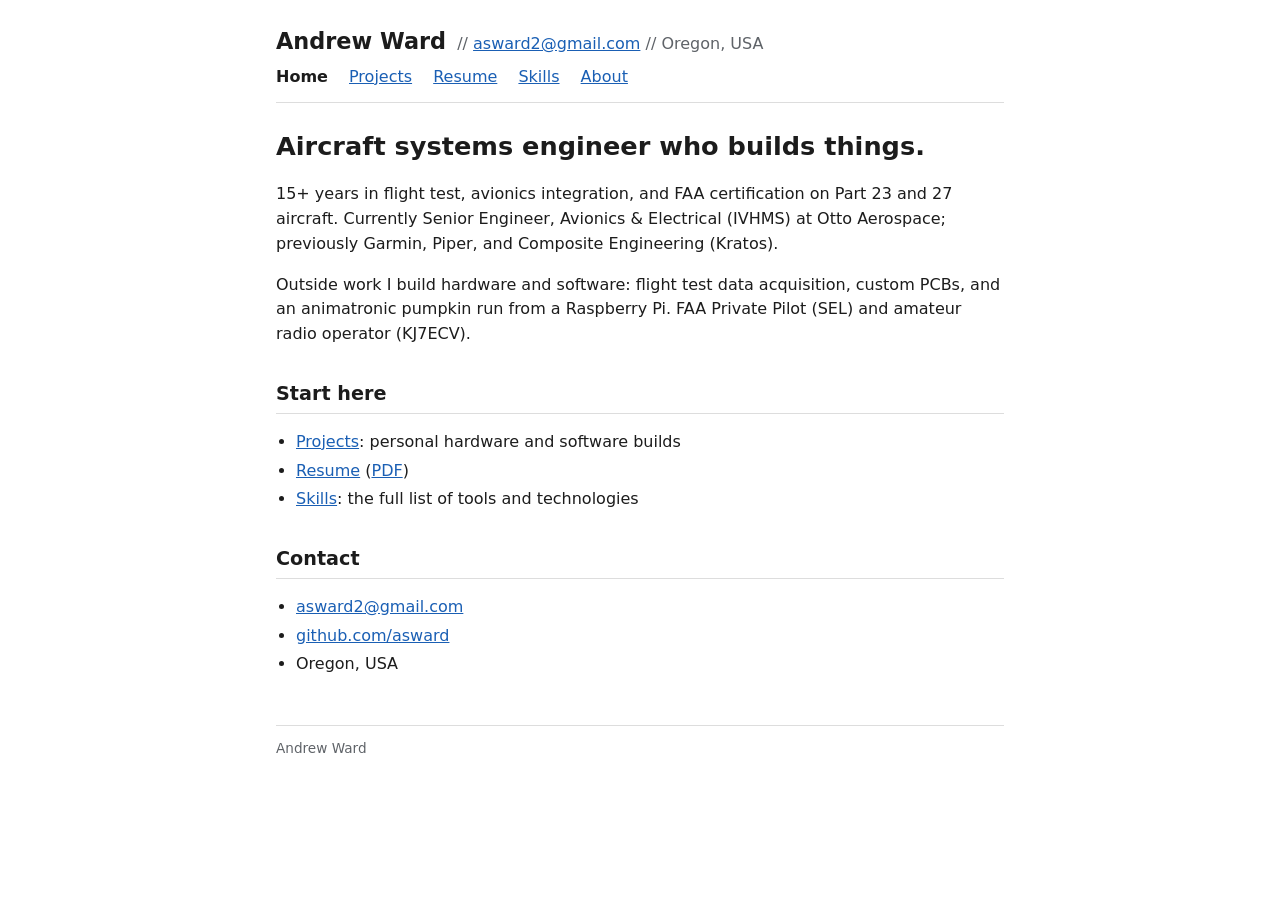
<file: index.html>
<!doctype html>
<html lang="en">
  <head>
    <meta charset="utf-8" />
    <meta name="viewport" content="width=device-width, initial-scale=1" />
    <title>Andrew Ward</title>
    <link rel="stylesheet" href="style.css" />
  </head>
  <body>
    <header>
      <a class="name" href="index.html">Andrew Ward</a>
      <span class="contact"
        >// <a href="mailto:asward2@gmail.com">asward2@gmail.com</a> // Oregon,
        USA</span
      >
      <nav>
        <a href="index.html" aria-current="page">Home</a>
        <a href="projects/index.html">Projects</a>
        <a href="resume.html">Resume</a>
        <a href="skills.html">Skills</a>
        <a href="about.html">About</a>
      </nav>
    </header>

    <main>
      <h1>Aircraft systems engineer who builds things.</h1>
      <p>
        15+ years in flight test, avionics integration, and FAA certification on
        Part 23 and 27 aircraft. Currently Senior Engineer, Avionics &amp;
        Electrical (IVHMS) at Otto Aerospace; previously Garmin, Piper, and
        Composite Engineering (Kratos).
      </p>
      <p>
        Outside work I build hardware and software: flight test data
        acquisition, custom PCBs, and an animatronic pumpkin run from a
        Raspberry Pi. FAA Private Pilot (SEL) and amateur radio operator
        (KJ7ECV).
      </p>

      <h2>Start here</h2>
      <ul>
        <li>
          <a href="projects/index.html">Projects</a>: personal hardware and
          software builds
        </li>
        <li><a href="resume.html">Resume</a> (<a href="Resume.pdf">PDF</a>)</li>
        <li>
          <a href="skills.html">Skills</a>: the full list of tools and
          technologies
        </li>
      </ul>

      <h2>Contact</h2>
      <ul>
        <li><a href="mailto:asward2@gmail.com">asward2@gmail.com</a></li>
        <li><a href="https://github.com/asward">github.com/asward</a></li>
        <li>Oregon, USA</li>
      </ul>
    </main>

    <footer>Andrew Ward</footer>
  </body>
</html>
</file>
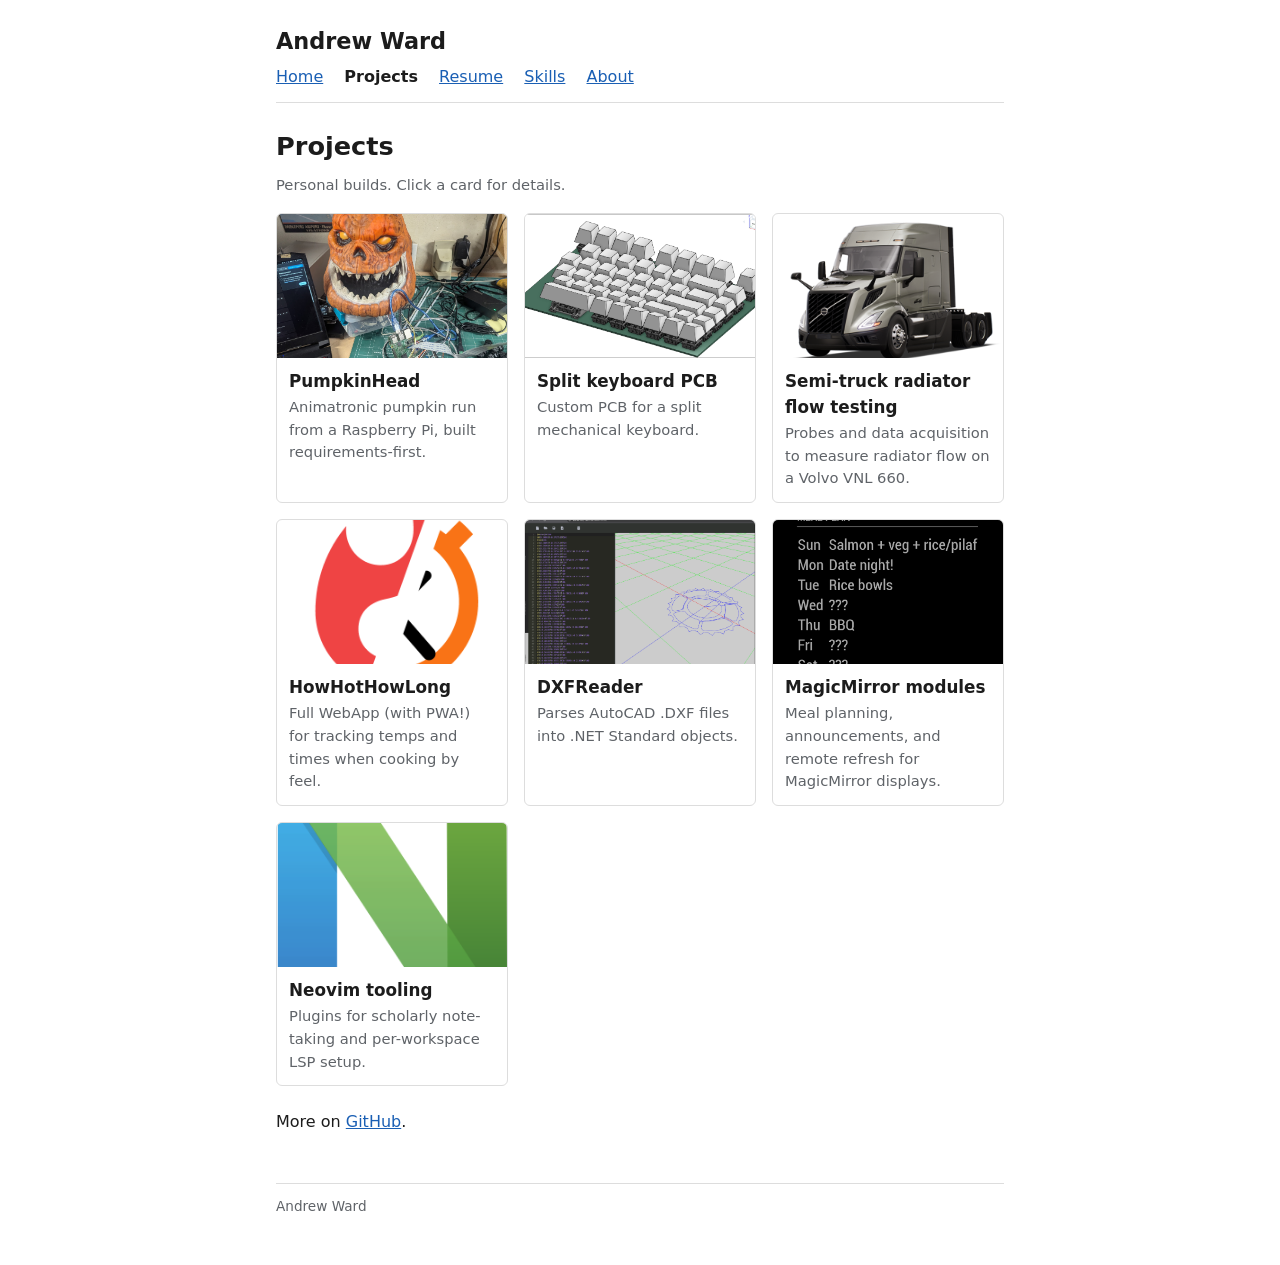
<file: projects/index.html>
<!doctype html>
<html lang="en">
  <head>
    <meta charset="utf-8" />
    <meta name="viewport" content="width=device-width, initial-scale=1" />
    <title>Projects · Andrew Ward</title>
    <link rel="stylesheet" href="../style.css" />
  </head>
  <body>
    <header>
      <a class="name" href="../index.html">Andrew Ward</a>
      <nav>
        <a href="../index.html">Home</a>
        <a href="../projects/index.html" aria-current="page">Projects</a>
        <a href="../resume.html">Resume</a>
        <a href="../skills.html">Skills</a>
        <a href="../about.html">About</a>
      </nav>
    </header>

    <main>
      <h1>Projects</h1>
      <p class="meta">Personal builds. Click a card for details.</p>

      <div class="cards">
        <a class="card" href="pumpkinhead/index.html">
          <img src="pumpkinhead/cover.png" alt="PumpkinHead" />
          <h3>PumpkinHead</h3>
          <p>
            Animatronic pumpkin run from a Raspberry Pi, built
            requirements-first.
          </p>
        </a>
        <a class="card" href="split-keyboard/index.html">
          <img src="split-keyboard/3d.png" alt="Split keyboard PCB" />
          <h3>Split keyboard PCB</h3>
          <p>Custom PCB for a split mechanical keyboard.</p>
        </a>
        <!-- <a class="card" href="lancair-daq/index.html"> -->
        <!--   <img src="lancair-daq/cover.svg" alt="Lancair 360 flight test DAQ" /> -->
        <!--   <h3>Lancair 360 flight test DAQ</h3> -->
        <!--   <p> -->
        <!--     Custom PCB data acquisition to measure real cruise performance of a -->
        <!--     Lancair 360. -->
        <!--   </p> -->
        <!-- </a> -->
        <a class="card" href="radiator-testing/index.html">
          <img
            src="radiator-testing/truck.png"
            alt="Semi-truck radiator flow testing"
          />
          <h3>Semi-truck radiator flow testing</h3>
          <p>
            Probes and data acquisition to measure radiator flow on a Volvo VNL
            660.
          </p>
        </a>
        <a class="card" href="howhothowlong/index.html">
          <img
            src="howhothowlong/icon-512.png"
            alt="Just the facts for cooking and baking"
          />
          <h3>HowHotHowLong</h3>
          <p>
            Full WebApp (with PWA!) for tracking temps and times when cooking by
            feel.
          </p>
        </a>
        <!-- <a class="card" href="cnc-router/index.html"> -->
        <!--   <img src="cnc-router/cover.svg" alt="Home-built CNC router" /> -->
        <!--   <h3>Home-built CNC router</h3> -->
        <!--   <p>Three-axis CNC router for wood, composites, and light aluminum.</p> -->
        <!-- </a> -->
        <a class="card" href="dxfreader/index.html">
          <img src="dxfreader/cover.png" alt="DXFReader" />
          <h3>DXFReader</h3>
          <p>Parses AutoCAD .DXF files into .NET Standard objects.</p>
        </a>
        <a class="card" href="magicmirror/index.html">
          <img src="magicmirror/mealplan.png" alt="MagicMirror modules" />
          <h3>MagicMirror modules</h3>
          <p>
            Meal planning, announcements, and remote refresh for MagicMirror
            displays.
          </p>
        </a>
        <a class="card" href="neovim/index.html">
          <img src="neovim/cover.webp" alt="Neovim tooling" />
          <h3>Neovim tooling</h3>
          <p>Plugins for scholarly note-taking and per-workspace LSP setup.</p>
        </a>
      </div>

      <p>More on <a href="https://github.com/asward">GitHub</a>.</p>
    </main>

    <footer>Andrew Ward</footer>
  </body>
</html>
</file>
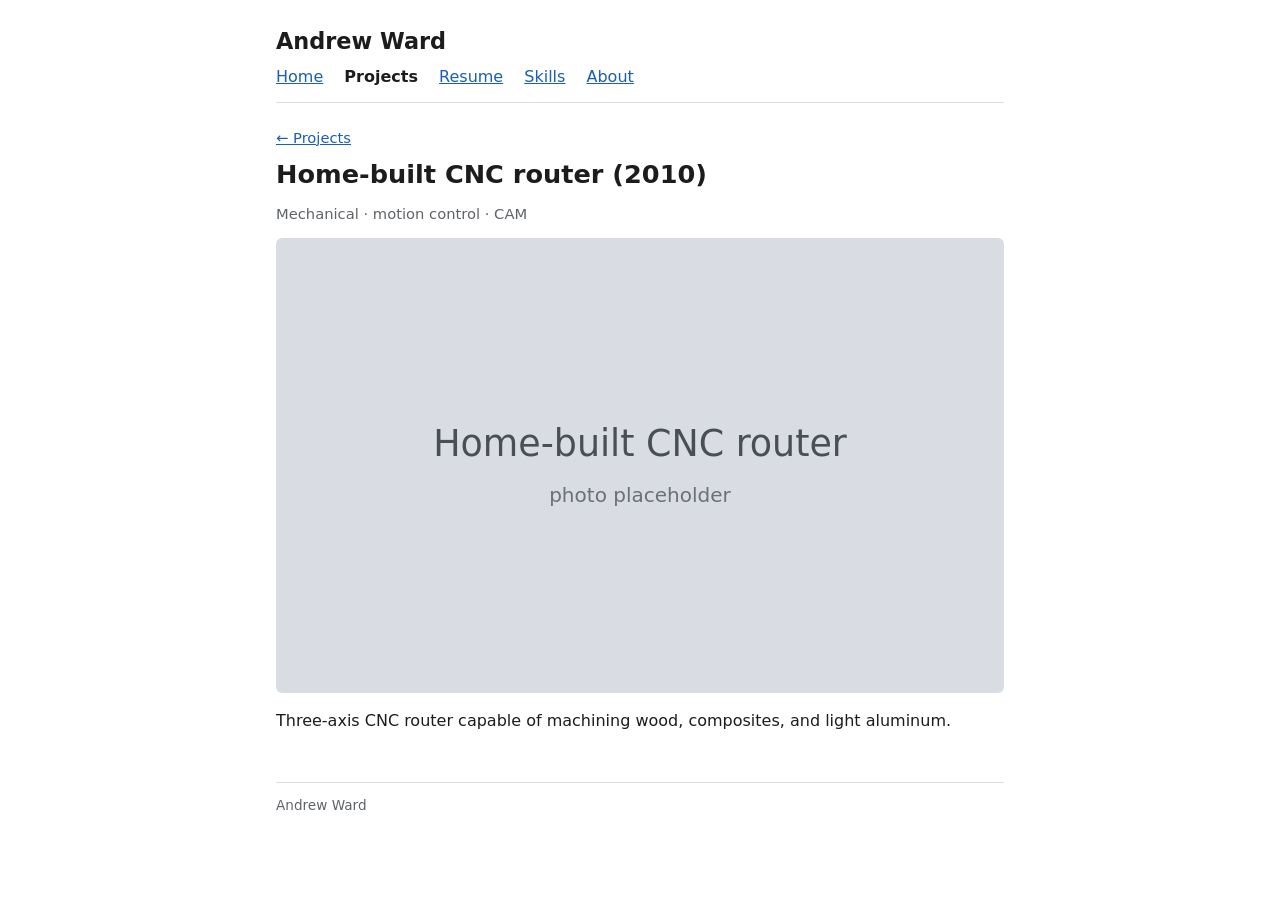
<file: projects/cnc-router/index.html>
<!doctype html>
<html lang="en">
<head>
  <meta charset="utf-8">
  <meta name="viewport" content="width=device-width, initial-scale=1">
  <title>Home-built CNC router · Andrew Ward</title>
  <link rel="stylesheet" href="../../style.css">
</head>
<body>
  <header>
    <a class="name" href="../../index.html">Andrew Ward</a>
    <nav>
      <a href="../../index.html">Home</a>
      <a href="../../projects/index.html" aria-current="page">Projects</a>
      <a href="../../resume.html">Resume</a>
      <a href="../../skills.html">Skills</a>
      <a href="../../about.html">About</a>
    </nav>
  </header>

  <main>
    <p class="meta"><a href="../index.html">← Projects</a></p>
    <h1>Home-built CNC router (2010)</h1>
    <p class="meta">Mechanical · motion control · CAM</p>
    <img class="hero" src="cover.svg" alt="Home-built CNC router">
    <p>Three-axis CNC router capable of machining wood, composites, and light aluminum.</p>

    <!-- More photos: put them in this folder and add <img src="name.jpg" alt="..."> here. -->
  </main>

  <footer>Andrew Ward</footer>
</body>
</html>
</file>
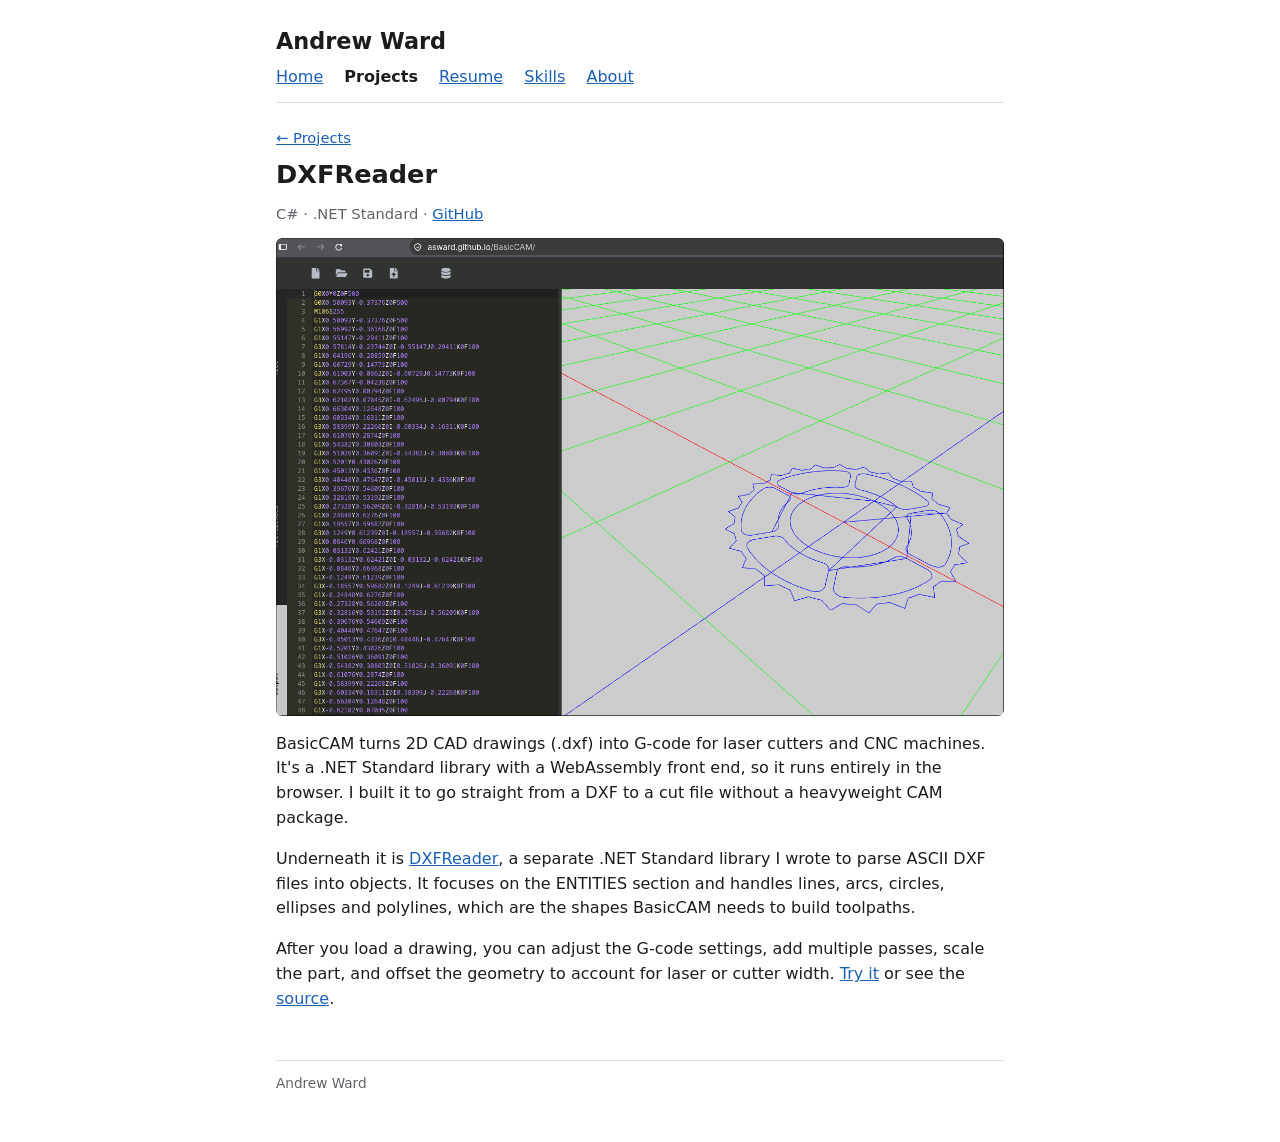
<file: projects/dxfreader/index.html>
<!doctype html>
<html lang="en">
  <head>
    <meta charset="utf-8" />
    <meta name="viewport" content="width=device-width, initial-scale=1" />
    <title>DXFReader · Andrew Ward</title>
    <link rel="stylesheet" href="../../style.css" />
  </head>
  <body>
    <header>
      <a class="name" href="../../index.html">Andrew Ward</a>
      <nav>
        <a href="../../index.html">Home</a>
        <a href="../../projects/index.html" aria-current="page">Projects</a>
        <a href="../../resume.html">Resume</a>
        <a href="../../skills.html">Skills</a>
        <a href="../../about.html">About</a>
      </nav>
    </header>

    <main>
      <p class="meta"><a href="../index.html">← Projects</a></p>
      <h1>DXFReader</h1>
      <p class="meta">
        C# · .NET Standard ·
        <a href="https://github.com/asward/DXFReader">GitHub</a>
      </p>
      <main>
        <img class="hero" src="cover.png" alt="BasicCAM web app" />
        <p>
          BasicCAM turns 2D CAD drawings (.dxf) into G-code for laser cutters
          and CNC machines. It's a .NET Standard library with a WebAssembly
          front end, so it runs entirely in the browser. I built it to go
          straight from a DXF to a cut file without a heavyweight CAM package.
        </p>

        <p>
          Underneath it is
          <a href="https://github.com/asward/DXFReader">DXFReader</a>, a
          separate .NET Standard library I wrote to parse ASCII DXF files into
          objects. It focuses on the ENTITIES section and handles lines, arcs,
          circles, ellipses and polylines, which are the shapes BasicCAM needs
          to build toolpaths.
        </p>

        <p>
          After you load a drawing, you can adjust the G-code settings, add
          multiple passes, scale the part, and offset the geometry to account
          for laser or cutter width.
          <a href="https://asward.github.io/BasicCAM/">Try it</a> or see the
          <a href="https://github.com/asward/BasicCAM">source</a>.
        </p>
      </main>
    </main>

    <footer>Andrew Ward</footer>
  </body>
</html>
</file>
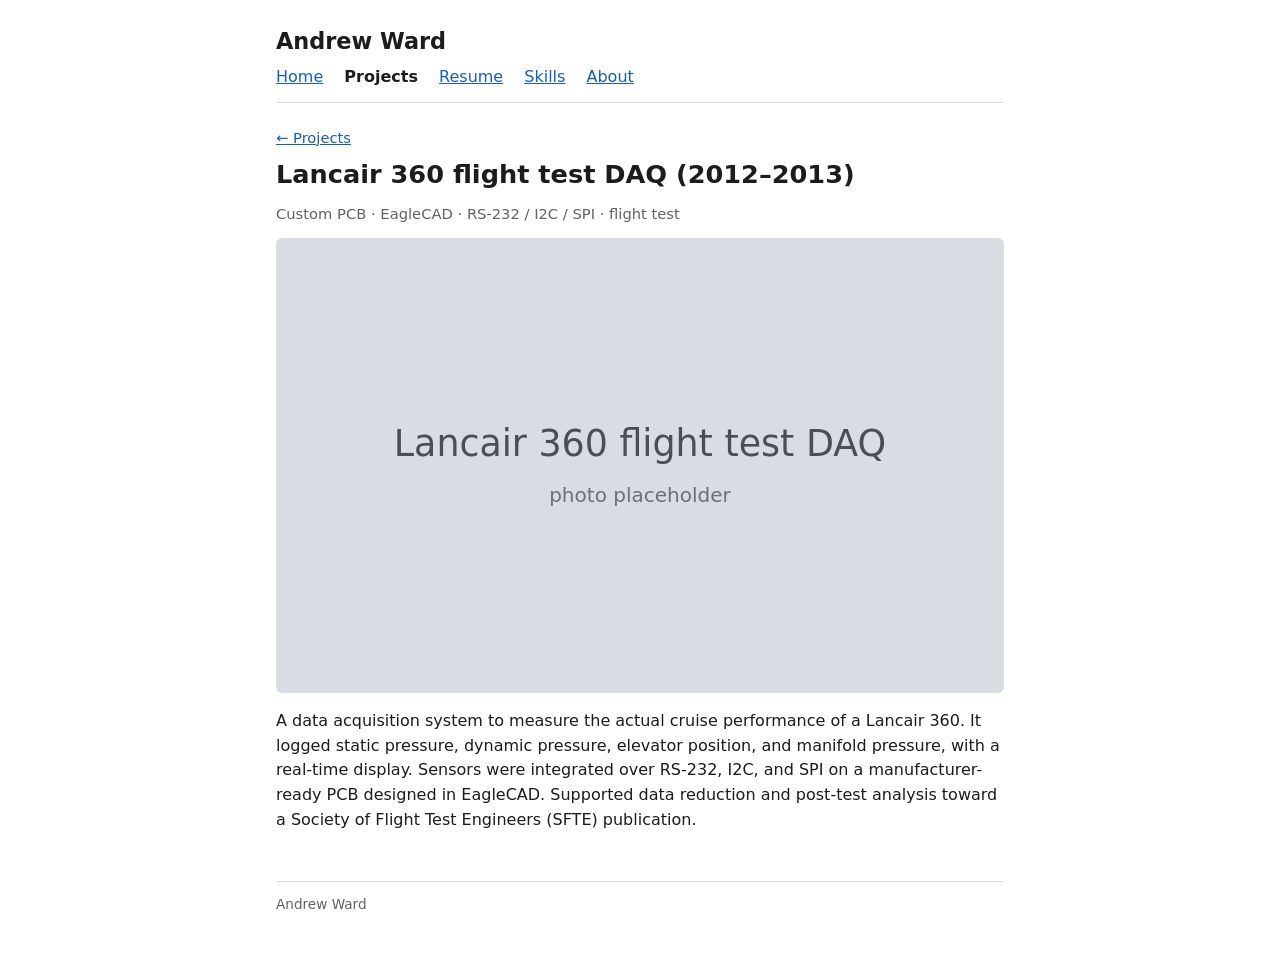
<file: projects/lancair-daq/index.html>
<!doctype html>
<html lang="en">
<head>
  <meta charset="utf-8">
  <meta name="viewport" content="width=device-width, initial-scale=1">
  <title>Lancair 360 flight test DAQ · Andrew Ward</title>
  <link rel="stylesheet" href="../../style.css">
</head>
<body>
  <header>
    <a class="name" href="../../index.html">Andrew Ward</a>
    <nav>
      <a href="../../index.html">Home</a>
      <a href="../../projects/index.html" aria-current="page">Projects</a>
      <a href="../../resume.html">Resume</a>
      <a href="../../skills.html">Skills</a>
      <a href="../../about.html">About</a>
    </nav>
  </header>

  <main>
    <p class="meta"><a href="../index.html">← Projects</a></p>
    <h1>Lancair 360 flight test DAQ (2012–2013)</h1>
    <p class="meta">Custom PCB · EagleCAD · RS-232 / I2C / SPI · flight test</p>
    <img class="hero" src="cover.svg" alt="Lancair 360 flight test DAQ">
    <p>A data acquisition system to measure the actual cruise performance of a Lancair 360. It logged static pressure, dynamic pressure, elevator position, and manifold pressure, with a real-time display. Sensors were integrated over RS-232, I2C, and SPI on a manufacturer-ready PCB designed in EagleCAD. Supported data reduction and post-test analysis toward a Society of Flight Test Engineers (SFTE) publication.</p>

    <!-- More photos: put them in this folder and add <img src="name.jpg" alt="..."> here. -->
  </main>

  <footer>Andrew Ward</footer>
</body>
</html>
</file>
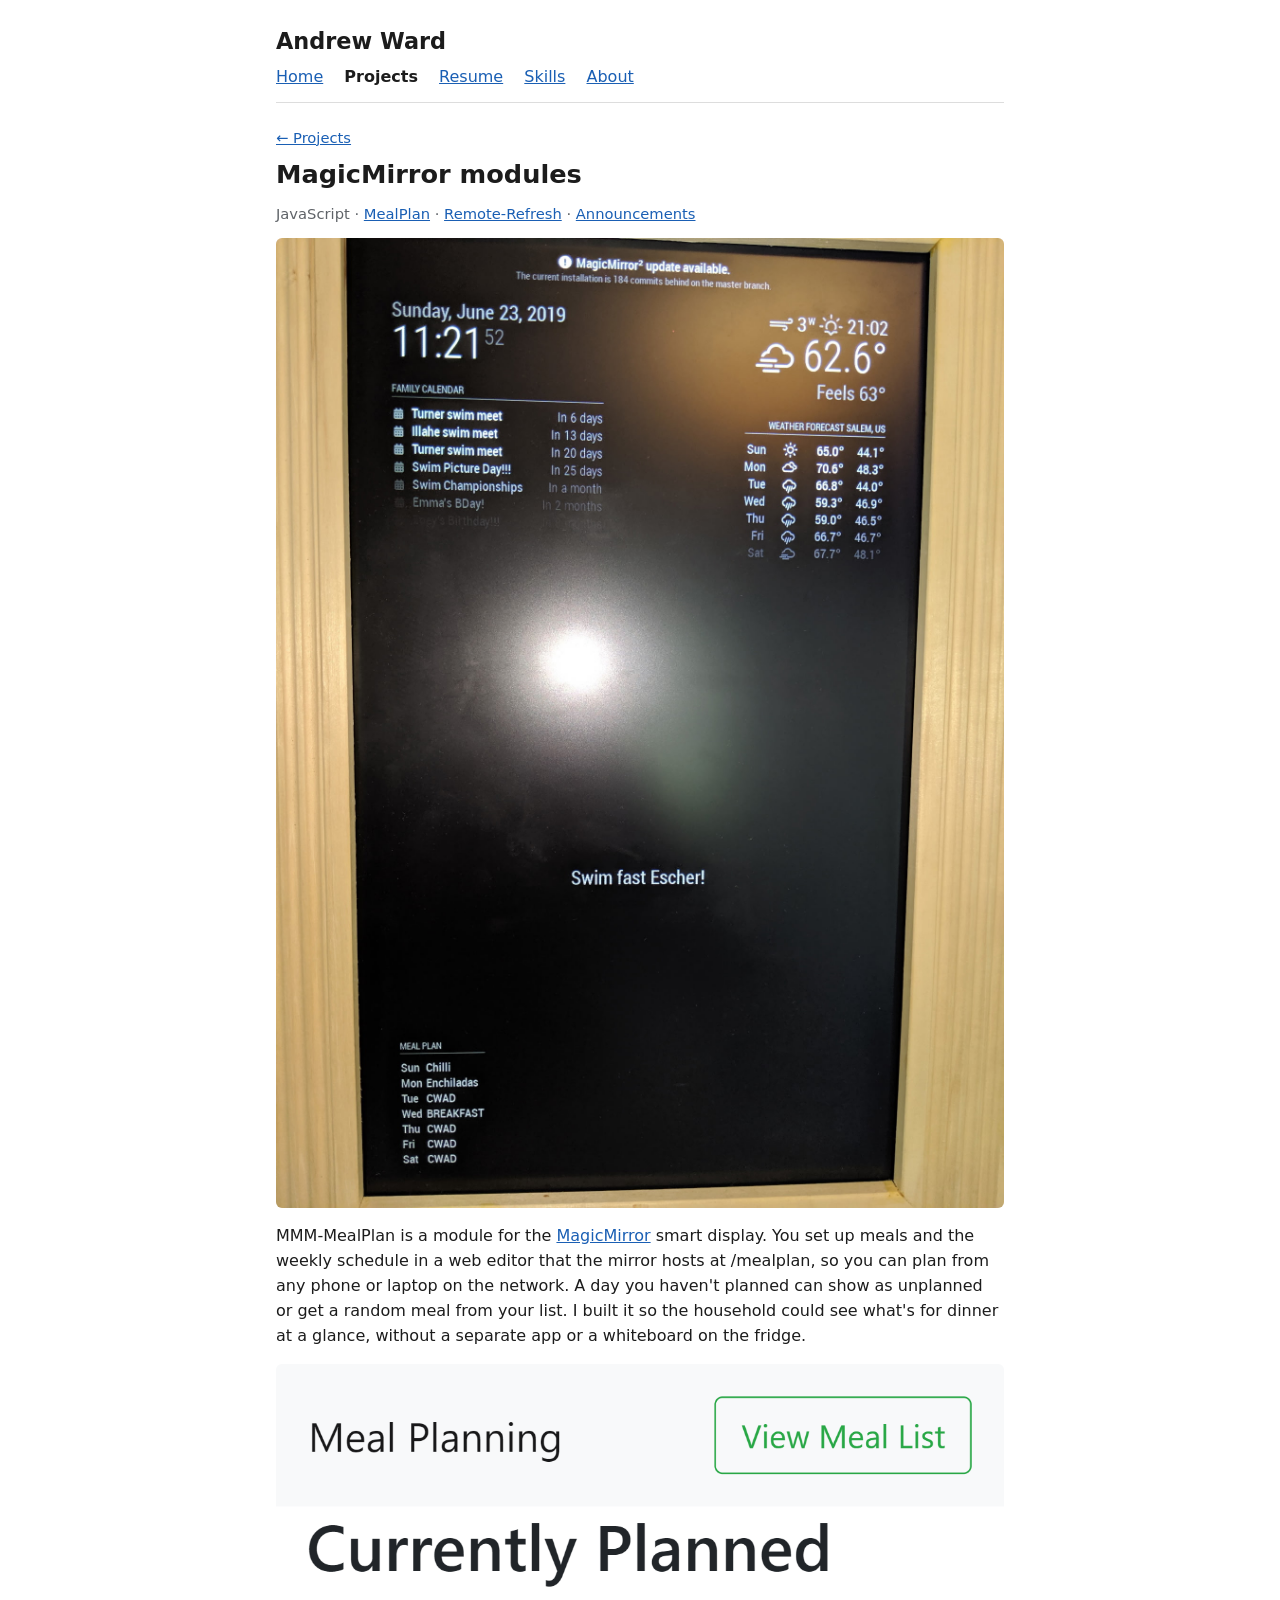
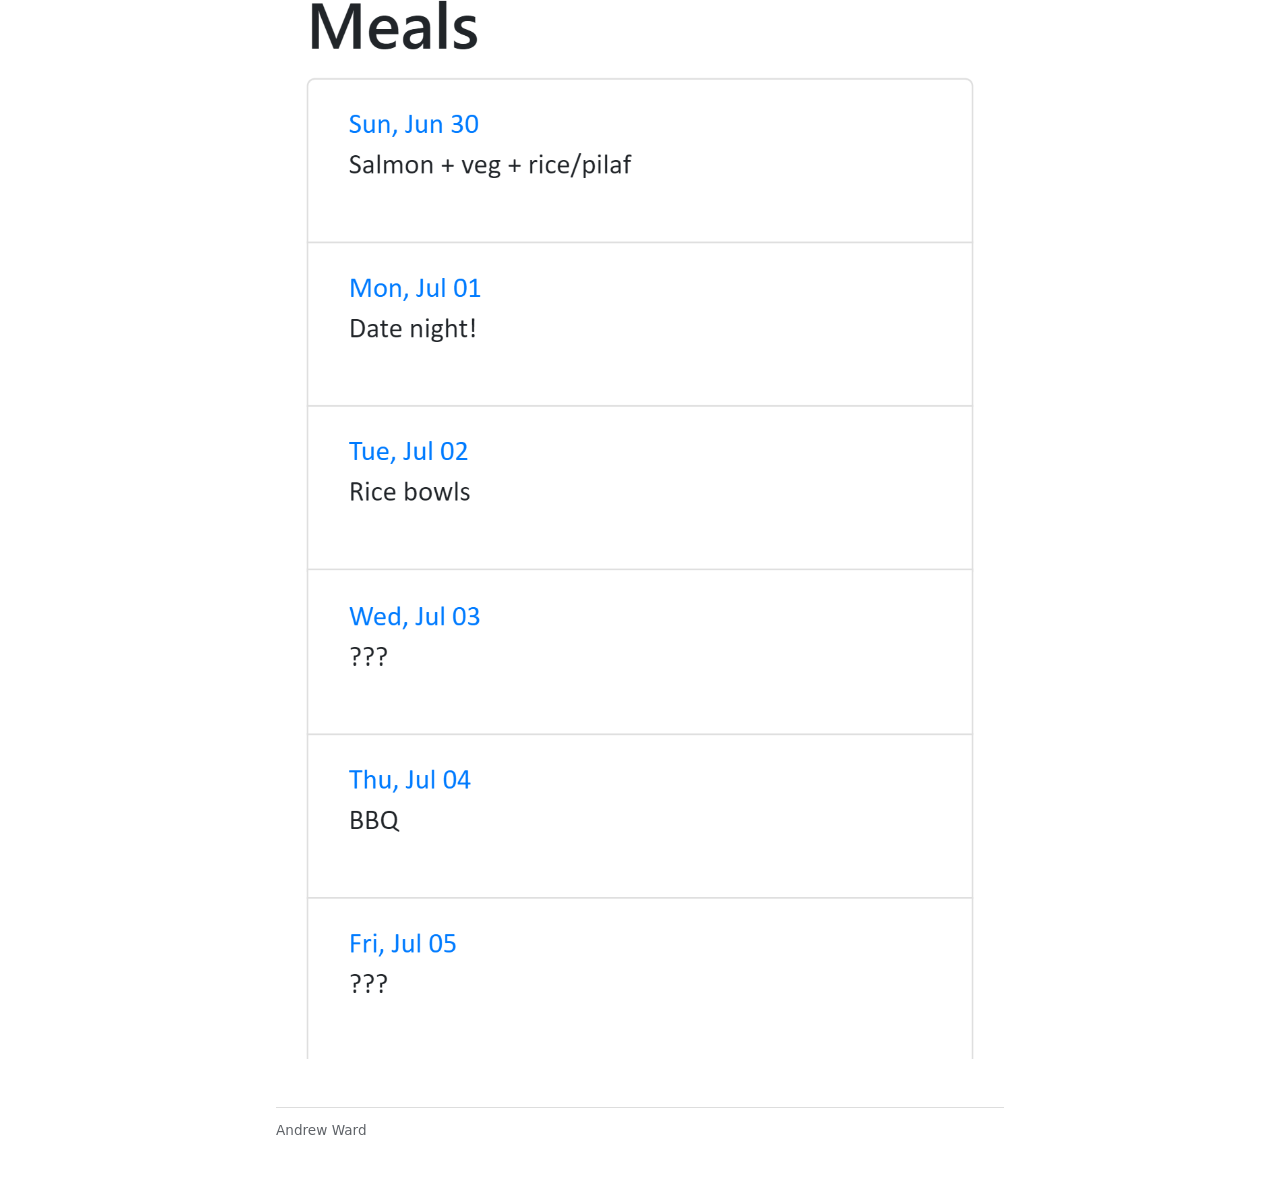
<file: projects/magicmirror/index.html>
<!doctype html>
<html lang="en">
  <head>
    <meta charset="utf-8" />
    <meta name="viewport" content="width=device-width, initial-scale=1" />
    <title>MagicMirror modules · Andrew Ward</title>
    <link rel="stylesheet" href="../../style.css" />
  </head>
  <body>
    <header>
      <a class="name" href="../../index.html">Andrew Ward</a>
      <nav>
        <a href="../../index.html">Home</a>
        <a href="../../projects/index.html" aria-current="page">Projects</a>
        <a href="../../resume.html">Resume</a>
        <a href="../../skills.html">Skills</a>
        <a href="../../about.html">About</a>
      </nav>
    </header>

    <main>
      <p class="meta"><a href="../index.html">← Projects</a></p>
      <h1>MagicMirror modules</h1>
      <p class="meta">
        JavaScript ·
        <a href="https://github.com/asward/MMM-MealPlan">MealPlan</a> ·
        <a href="https://github.com/asward/MMM-Remote-Refresh"
          >Remote-Refresh</a
        >
        ·
        <a href="https://github.com/asward/MMM-Announcements">Announcements</a>
      </p>
      <main>
        <img
          class="hero"
          src="cover.png"
          alt="Weekly meal plan on the MagicMirror display"
        />
        <p>
          MMM-MealPlan is a module for the
          <a href="https://magicmirror.builders/">MagicMirror</a> smart display.
          You set up meals and the weekly schedule in a web editor that the
          mirror hosts at /mealplan, so you can plan from any phone or laptop on
          the network. A day you haven't planned can show as unplanned or get a
          random meal from your list. I built it so the household could see
          what's for dinner at a glance, without a separate app or a whiteboard
          on the fridge.
        </p>

        <img class="hero" src="editor.png" alt="MMM-MealPlan web editor" />
        <!-- More photos: put them in this folder and add <img src="name.jpg" alt="..."> here. -->
      </main>
    </main>

    <footer>Andrew Ward</footer>
  </body>
</html>
</file>
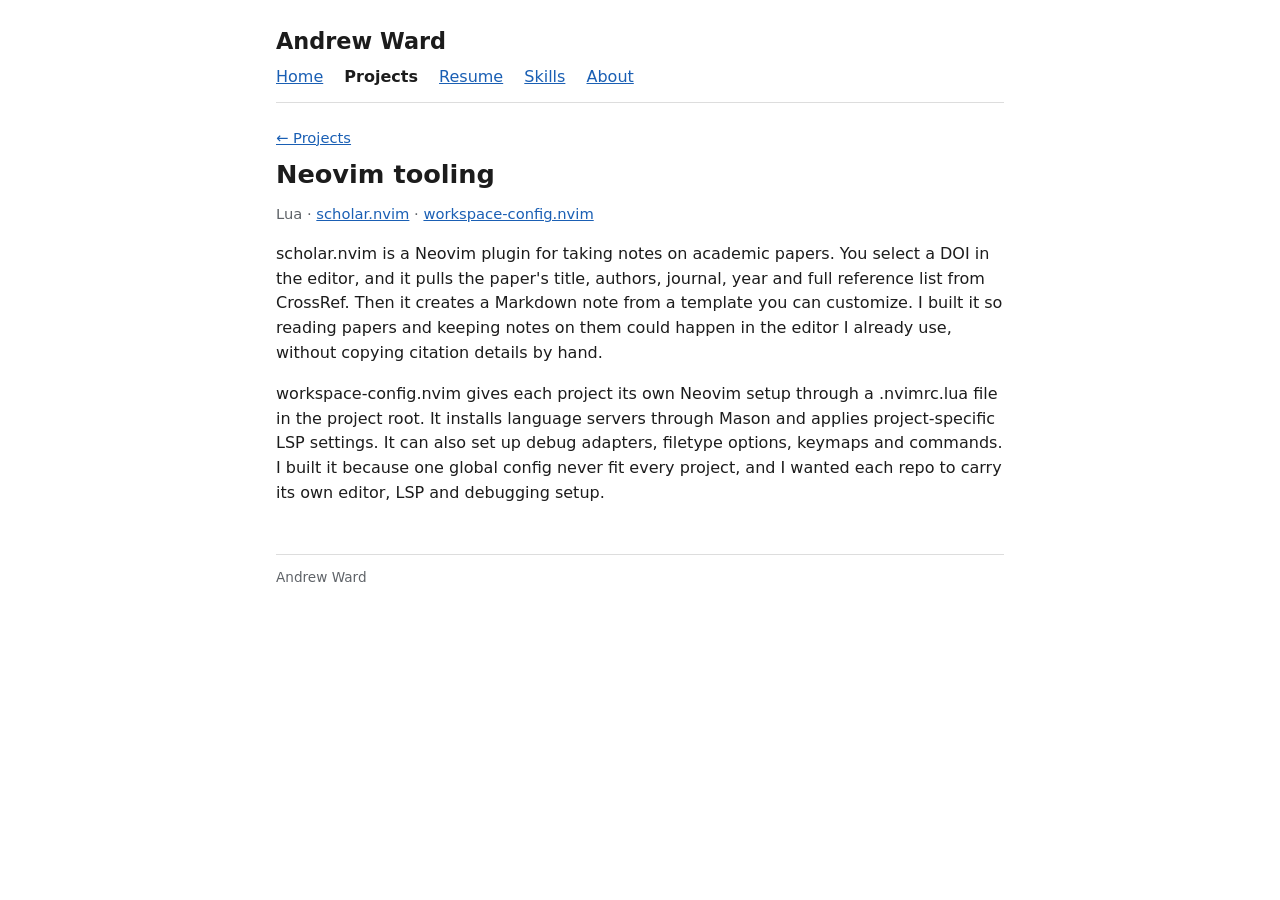
<file: projects/neovim/index.html>
<!doctype html>
<html lang="en">
  <head>
    <meta charset="utf-8" />
    <meta name="viewport" content="width=device-width, initial-scale=1" />
    <title>Neovim tooling · Andrew Ward</title>
    <link rel="stylesheet" href="../../style.css" />
  </head>
  <body>
    <header>
      <a class="name" href="../../index.html">Andrew Ward</a>
      <nav>
        <a href="../../index.html">Home</a>
        <a href="../../projects/index.html" aria-current="page">Projects</a>
        <a href="../../resume.html">Resume</a>
        <a href="../../skills.html">Skills</a>
        <a href="../../about.html">About</a>
      </nav>
    </header>

    <main>
      <p class="meta"><a href="../index.html">← Projects</a></p>
      <h1>Neovim tooling</h1>
      <p class="meta">
        Lua ·
        <a href="https://github.com/asward/scholar.nvim">scholar.nvim</a> ·
        <a href="https://github.com/asward/workspace-config.nvim"
          >workspace-config.nvim</a
        >
      </p>
      <!-- <img src="cover.webp" alt="Neovim tooling" /> -->

      <p>
        scholar.nvim is a Neovim plugin for taking notes on academic papers. You
        select a DOI in the editor, and it pulls the paper's title, authors,
        journal, year and full reference list from CrossRef. Then it creates a
        Markdown note from a template you can customize. I built it so reading
        papers and keeping notes on them could happen in the editor I already
        use, without copying citation details by hand.
      </p>

      <p>
        workspace-config.nvim gives each project its own Neovim setup through a
        .nvimrc.lua file in the project root. It installs language servers
        through Mason and applies project-specific LSP settings. It can also set
        up debug adapters, filetype options, keymaps and commands. I built it
        because one global config never fit every project, and I wanted each
        repo to carry its own editor, LSP and debugging setup.
      </p>
    </main>

    <footer>Andrew Ward</footer>
  </body>
</html>
</file>
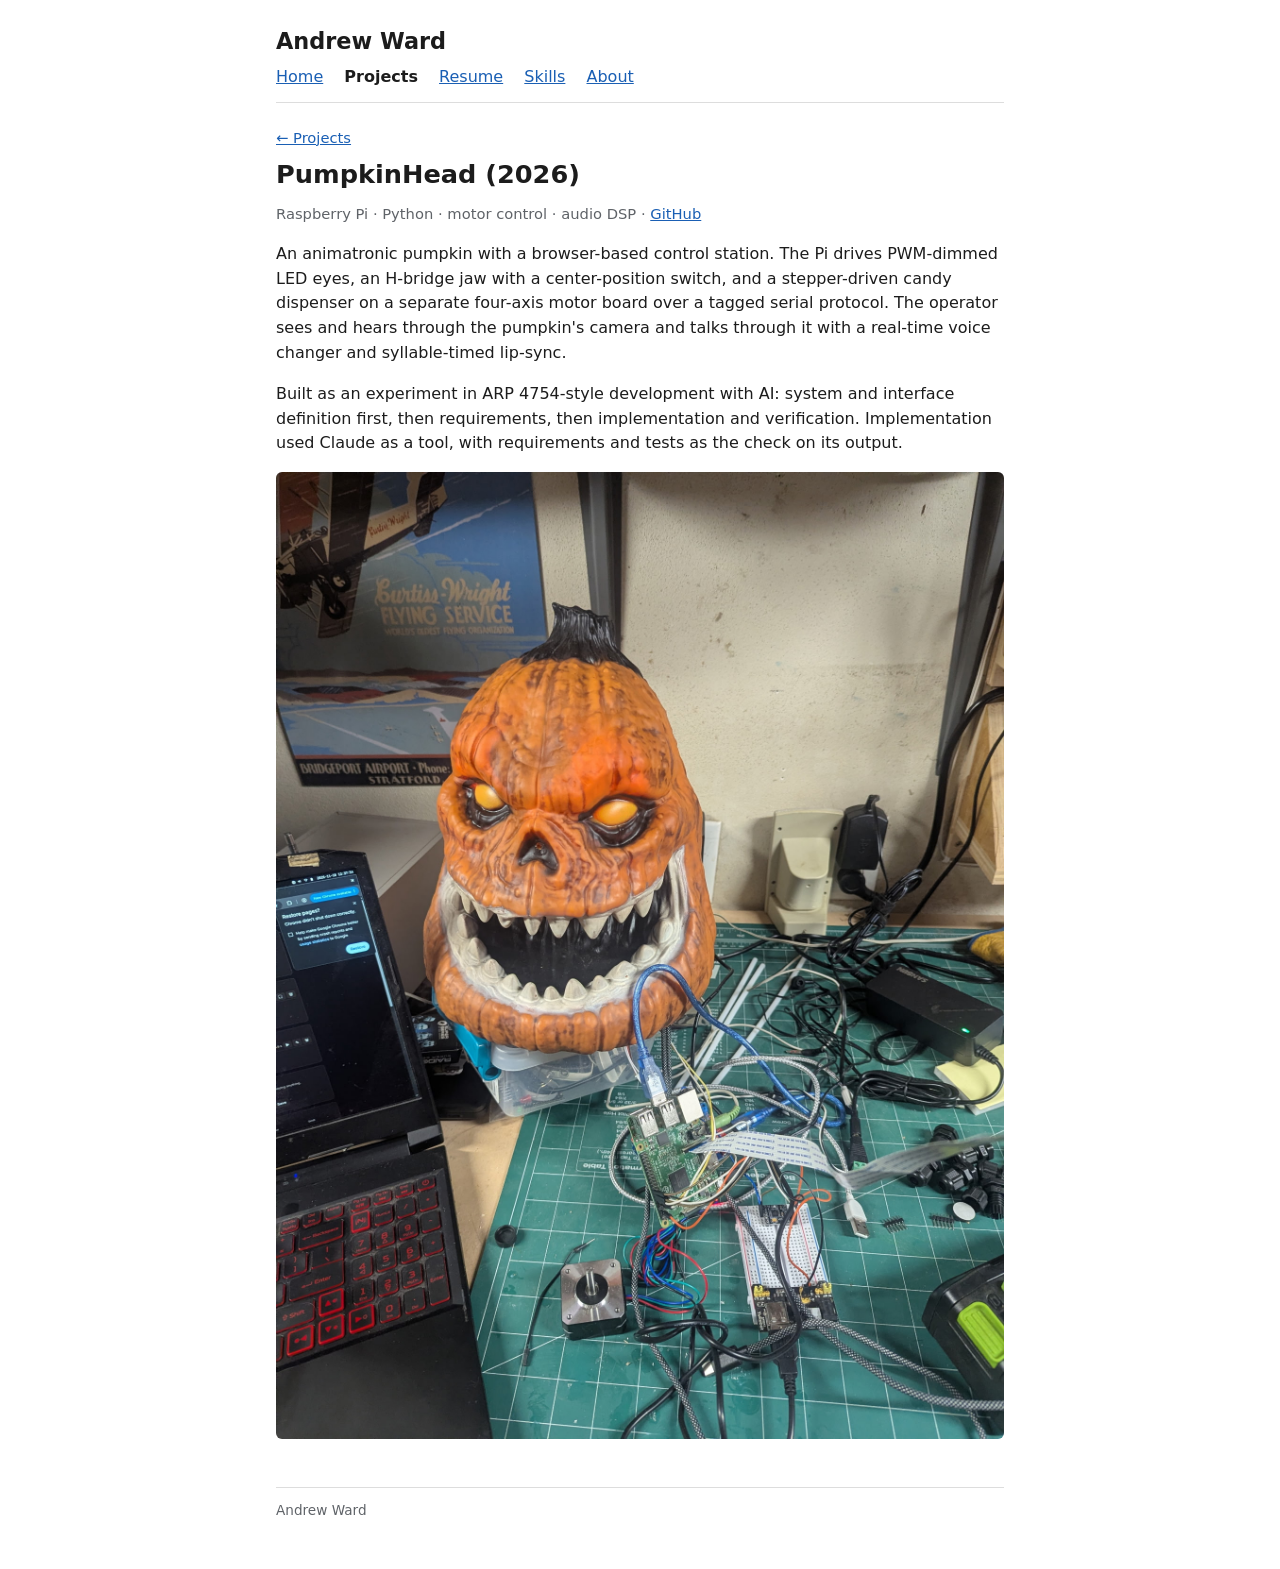
<file: projects/pumpkinhead/index.html>
<!doctype html>
<html lang="en">
  <head>
    <meta charset="utf-8" />
    <meta name="viewport" content="width=device-width, initial-scale=1" />
    <title>PumpkinHead · Andrew Ward</title>
    <link rel="stylesheet" href="../../style.css" />
  </head>
  <body>
    <header>
      <a class="name" href="../../index.html">Andrew Ward</a>
      <nav>
        <a href="../../index.html">Home</a>
        <a href="../../projects/index.html" aria-current="page">Projects</a>
        <a href="../../resume.html">Resume</a>
        <a href="../../skills.html">Skills</a>
        <a href="../../about.html">About</a>
      </nav>
    </header>

    <main>
      <p class="meta"><a href="../index.html">← Projects</a></p>
      <h1>PumpkinHead (2026)</h1>
      <p class="meta">
        Raspberry Pi · Python · motor control · audio DSP ·
        <a href="https://github.com/asward/PumpkinHeadServer">GitHub</a>
      </p>
      <p>
        An animatronic pumpkin with a browser-based control station. The Pi
        drives PWM-dimmed LED eyes, an H-bridge jaw with a center-position
        switch, and a stepper-driven candy dispenser on a separate four-axis
        motor board over a tagged serial protocol. The operator sees and hears
        through the pumpkin's camera and talks through it with a real-time voice
        changer and syllable-timed lip-sync.
      </p>
      <p>
        Built as an experiment in ARP 4754-style development with AI: system and
        interface definition first, then requirements, then implementation and
        verification. Implementation used Claude as a tool, with requirements
        and tests as the check on its output.
      </p>
      <img class="hero" src="cover.png" alt="PumpkinHead" />
    </main>

    <footer>Andrew Ward</footer>
  </body>
</html>
</file>
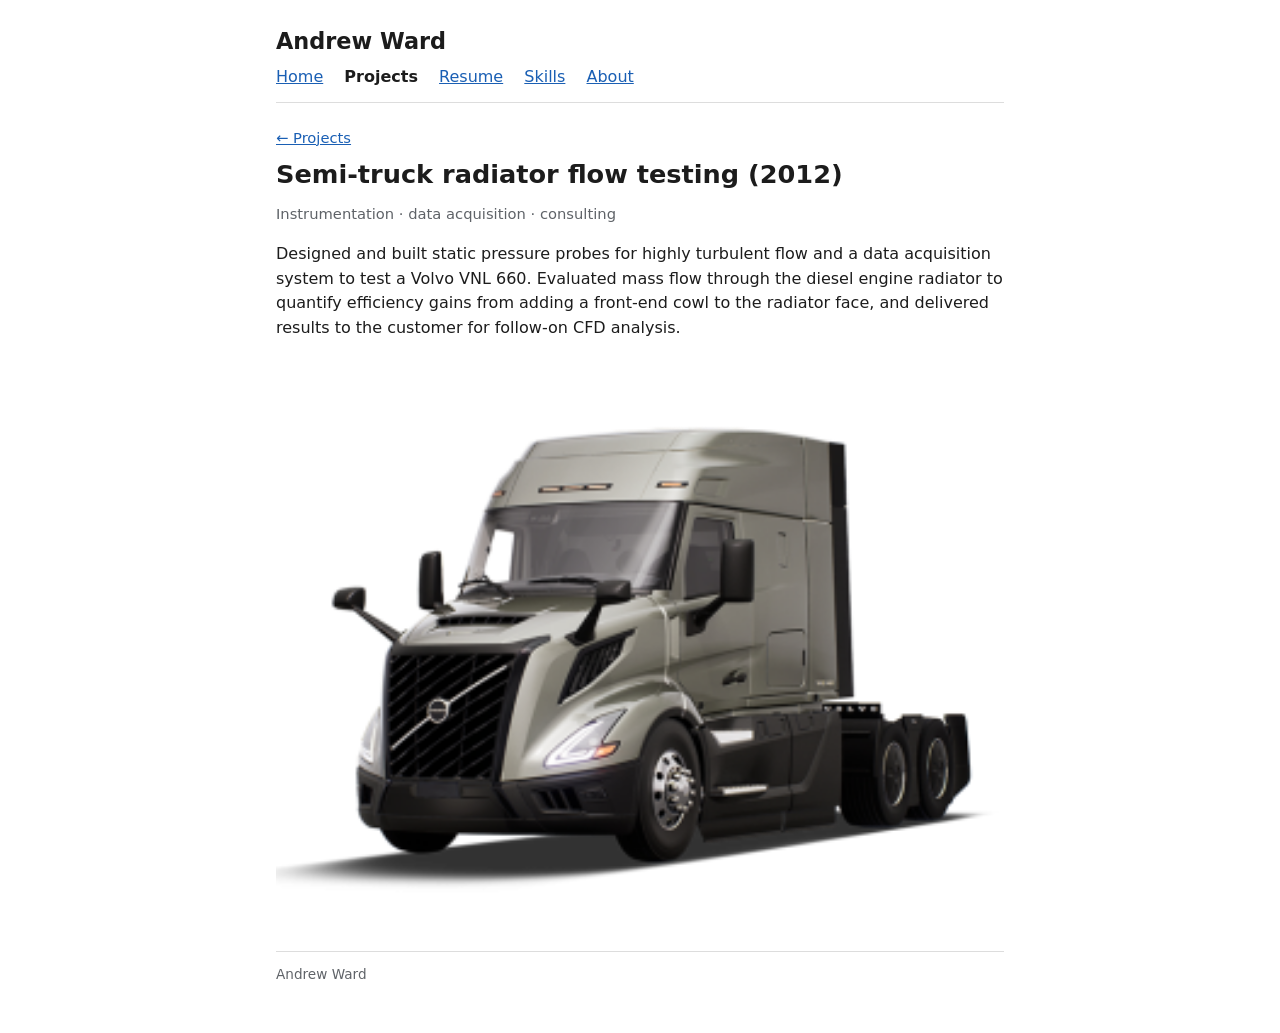
<file: projects/radiator-testing/index.html>
<!doctype html>
<html lang="en">
  <head>
    <meta charset="utf-8" />
    <meta name="viewport" content="width=device-width, initial-scale=1" />
    <title>Semi-truck radiator flow testing · Andrew Ward</title>
    <link rel="stylesheet" href="../../style.css" />
  </head>
  <body>
    <header>
      <a class="name" href="../../index.html">Andrew Ward</a>
      <nav>
        <a href="../../index.html">Home</a>
        <a href="../../projects/index.html" aria-current="page">Projects</a>
        <a href="../../resume.html">Resume</a>
        <a href="../../skills.html">Skills</a>
        <a href="../../about.html">About</a>
      </nav>
    </header>

    <main>
      <p class="meta"><a href="../index.html">← Projects</a></p>
      <h1>Semi-truck radiator flow testing (2012)</h1>
      <p class="meta">Instrumentation · data acquisition · consulting</p>
      <p>
        Designed and built static pressure probes for highly turbulent flow and
        a data acquisition system to test a Volvo VNL 660. Evaluated mass flow
        through the diesel engine radiator to quantify efficiency gains from
        adding a front-end cowl to the radiator face, and delivered results to
        the customer for follow-on CFD analysis.
      </p>

      <img
        class="hero"
        src="truck.png"
        alt="Semi-truck radiator flow testing"
      />
    </main>

    <footer>Andrew Ward</footer>
  </body>
</html>
</file>
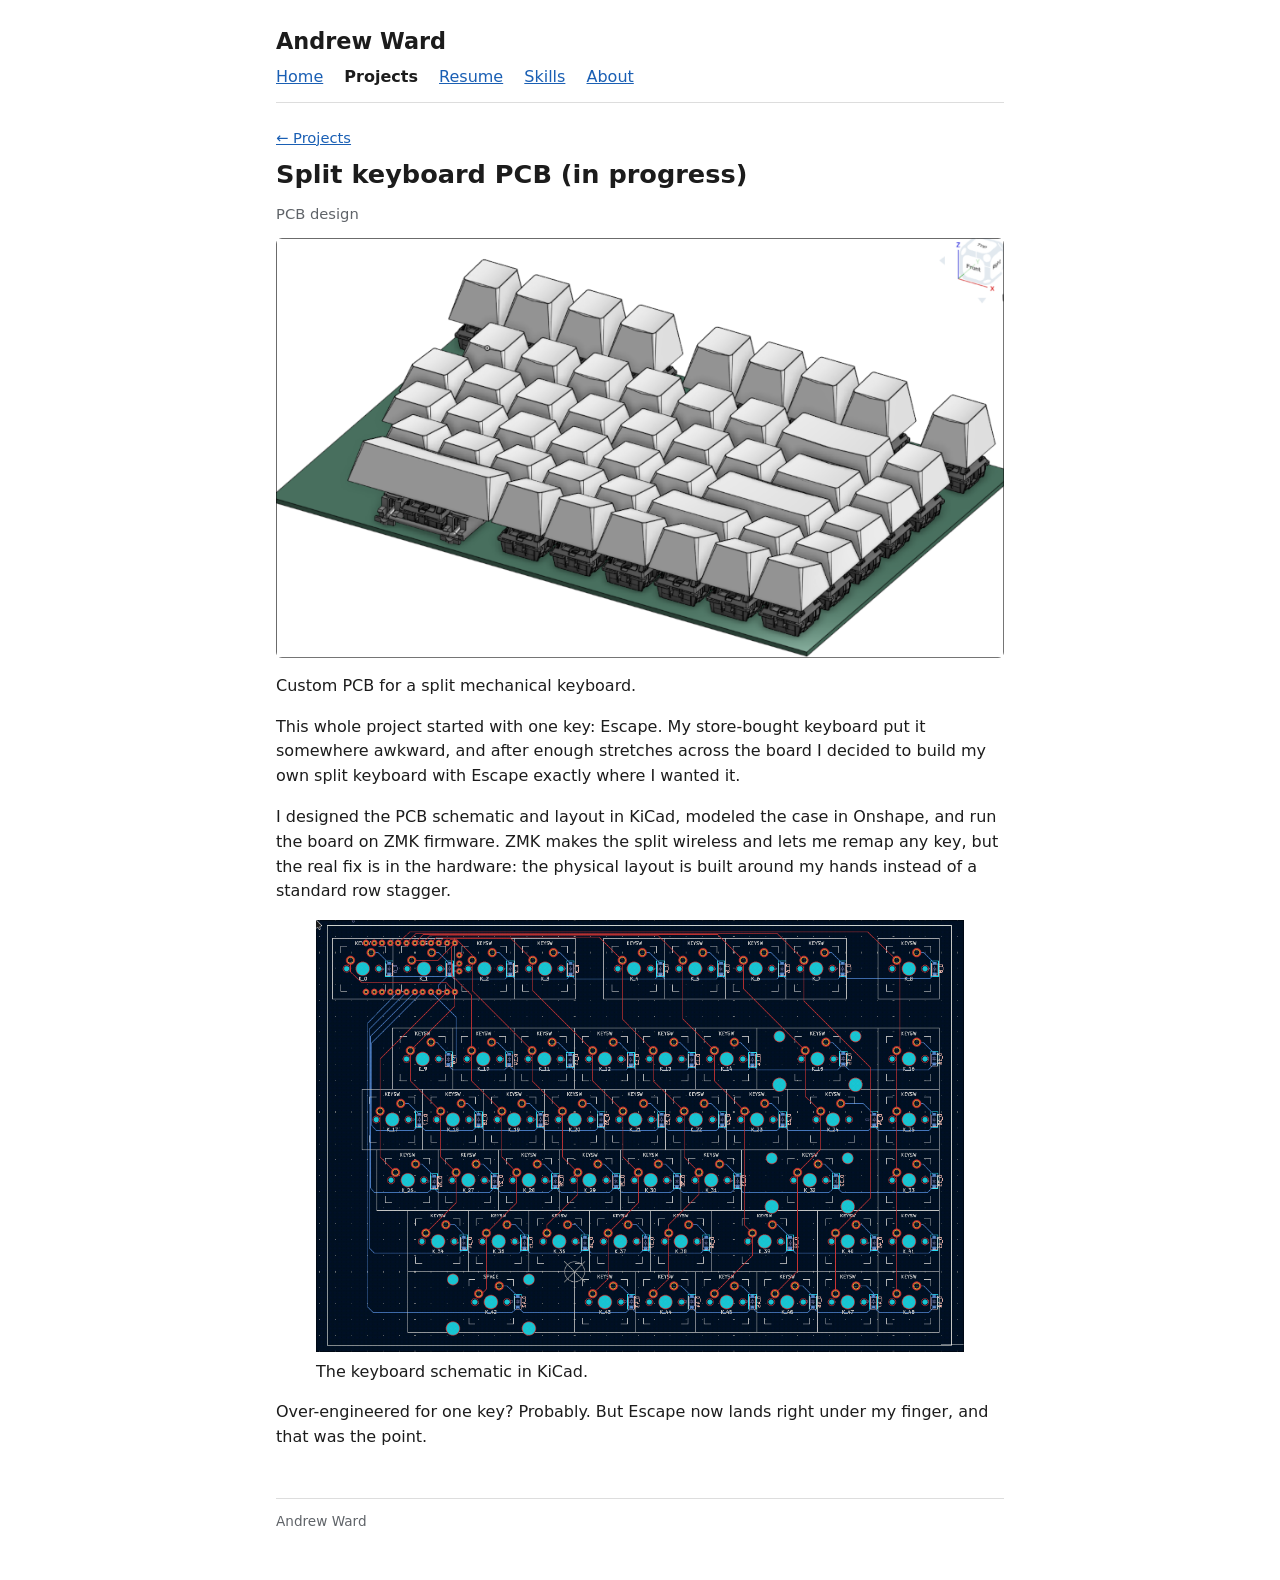
<file: projects/split-keyboard/index.html>
<!doctype html>
<html lang="en">
  <head>
    <meta charset="utf-8" />
    <meta name="viewport" content="width=device-width, initial-scale=1" />
    <title>Split keyboard PCB · Andrew Ward</title>
    <link rel="stylesheet" href="../../style.css" />
  </head>
  <body>
    <header>
      <a class="name" href="../../index.html">Andrew Ward</a>
      <nav>
        <a href="../../index.html">Home</a>
        <a href="../../projects/index.html" aria-current="page">Projects</a>
        <a href="../../resume.html">Resume</a>
        <a href="../../skills.html">Skills</a>
        <a href="../../about.html">About</a>
      </nav>
    </header>

    <main>
      <p class="meta"><a href="../index.html">← Projects</a></p>
      <h1>Split keyboard PCB (in progress)</h1>
      <p class="meta">PCB design</p>
      <img class="hero" src="3d.png" alt="Split keyboard PCB" />
      <p>Custom PCB for a split mechanical keyboard.</p>

      <p>
        This whole project started with one key: Escape. My store-bought
        keyboard put it somewhere awkward, and after enough stretches across the
        board I decided to build my own split keyboard with Escape exactly where
        I wanted it.
      </p>

      <p>
        I designed the PCB schematic and layout in KiCad, modeled the case in
        Onshape, and run the board on ZMK firmware. ZMK makes the split wireless
        and lets me remap any key, but the real fix is in the hardware: the
        physical layout is built around my hands instead of a standard row
        stagger.
      </p>

      <figure>
        <img src="schem.png" alt="KiCad schematic for the split keyboard" />
        <figcaption>The keyboard schematic in KiCad.</figcaption>
      </figure>

      <p>
        Over-engineered for one key? Probably. But Escape now lands right under
        my finger, and that was the point.
      </p>
    </main>

    <footer>Andrew Ward</footer>
  </body>
</html>
</file>
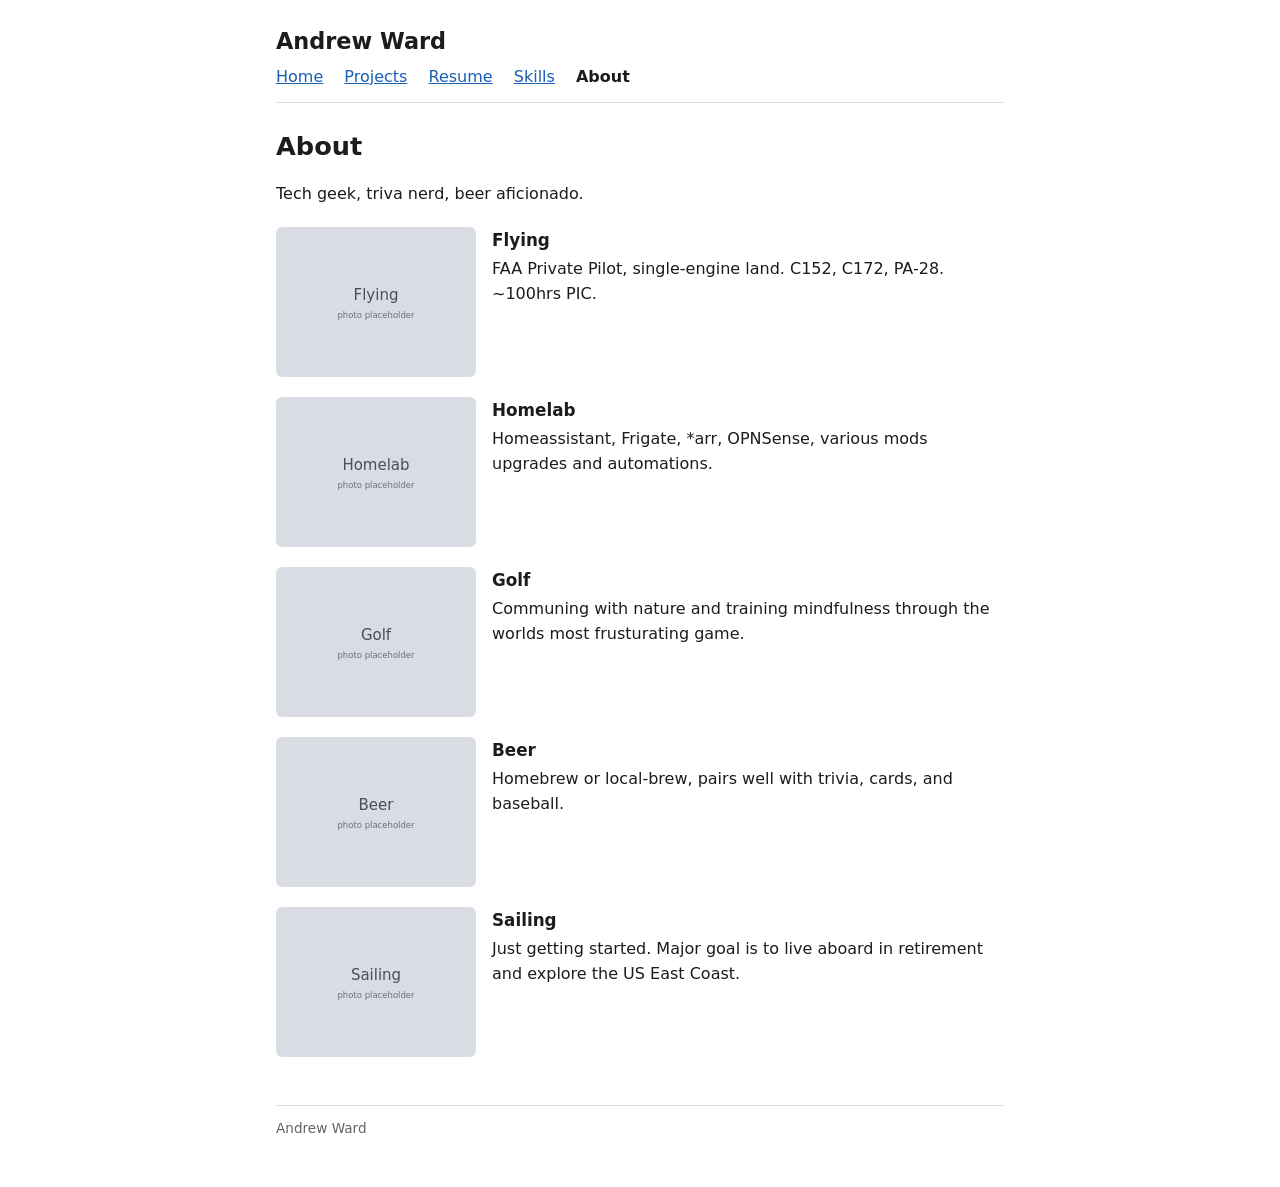
<file: about.html>
<!doctype html>
<html lang="en">
  <head>
    <meta charset="utf-8" />
    <meta name="viewport" content="width=device-width, initial-scale=1" />
    <title>About · Andrew Ward</title>
    <link rel="stylesheet" href="style.css" />
  </head>
  <body>
    <header>
      <a class="name" href="index.html">Andrew Ward</a>
      <nav>
        <a href="index.html">Home</a>
        <a href="projects/index.html">Projects</a>
        <a href="resume.html">Resume</a>
        <a href="skills.html">Skills</a>
        <a href="about.html" aria-current="page">About</a>
      </nav>
    </header>

    <main>
      <h1>About</h1>
      <!-- Replace each img/about/*.svg with a real photo (e.g. flying.jpg, ~200-400 KB) and update its src. -->
      <p>Tech geek, triva nerd, beer aficionado.</p>

      <div class="hobby">
        <img src="img/about/flying.svg" alt="Flying" />
        <div>
          <h3>Flying</h3>
          <p>
            FAA Private Pilot, single-engine land. C152, C172, PA-28. ~100hrs
            PIC.
          </p>
        </div>
      </div>

      <div class="hobby">
        <img src="img/about/homelab.svg" alt="Homelab" />
        <div>
          <h3>Homelab</h3>
          <p>
            Homeassistant, Frigate, *arr, OPNSense, various mods upgrades and
            automations.
          </p>
        </div>
      </div>

      <!-- <div class="hobby"> -->
      <!--   <img src="img/about/farm.svg" alt="Hobby farm" /> -->
      <!--   <div> -->
      <!--     <h3>Hobby farm</h3> -->
      <!--     <p>Dogs, chickens, fish, snake, tarantulas.</p> -->
      <!--   </div> -->
      <!-- </div> -->

      <div class="hobby">
        <img src="img/about/golf.svg" alt="Golf" />
        <div>
          <h3>Golf</h3>
          <p>
            Communing with nature and training mindfulness through the worlds
            most frusturating game.
          </p>
        </div>
      </div>

      <div class="hobby">
        <img src="img/about/beer.svg" alt="Beer" />
        <div>
          <h3>Beer</h3>
          <p>
            Homebrew or local-brew, pairs well with trivia, cards, and baseball.
          </p>
        </div>
      </div>

      <!-- <div class="hobby"> -->
      <!--   <img src="img/about/trivia.svg" alt="Trivia" /> -->
      <!--   <div> -->
      <!--     <h3>Trivia</h3> -->
      <!--     <p>[Team name, best category, worst category.]</p> -->
      <!--   </div> -->
      <!-- </div> -->

      <div class="hobby">
        <img src="img/about/sailing.svg" alt="Sailing" />
        <div>
          <h3>Sailing</h3>
          <p>
            Just getting started. Major goal is to live aboard in retirement and
            explore the US East Coast.
          </p>
        </div>
      </div>
    </main>

    <footer>Andrew Ward</footer>
  </body>
</html>
</file>
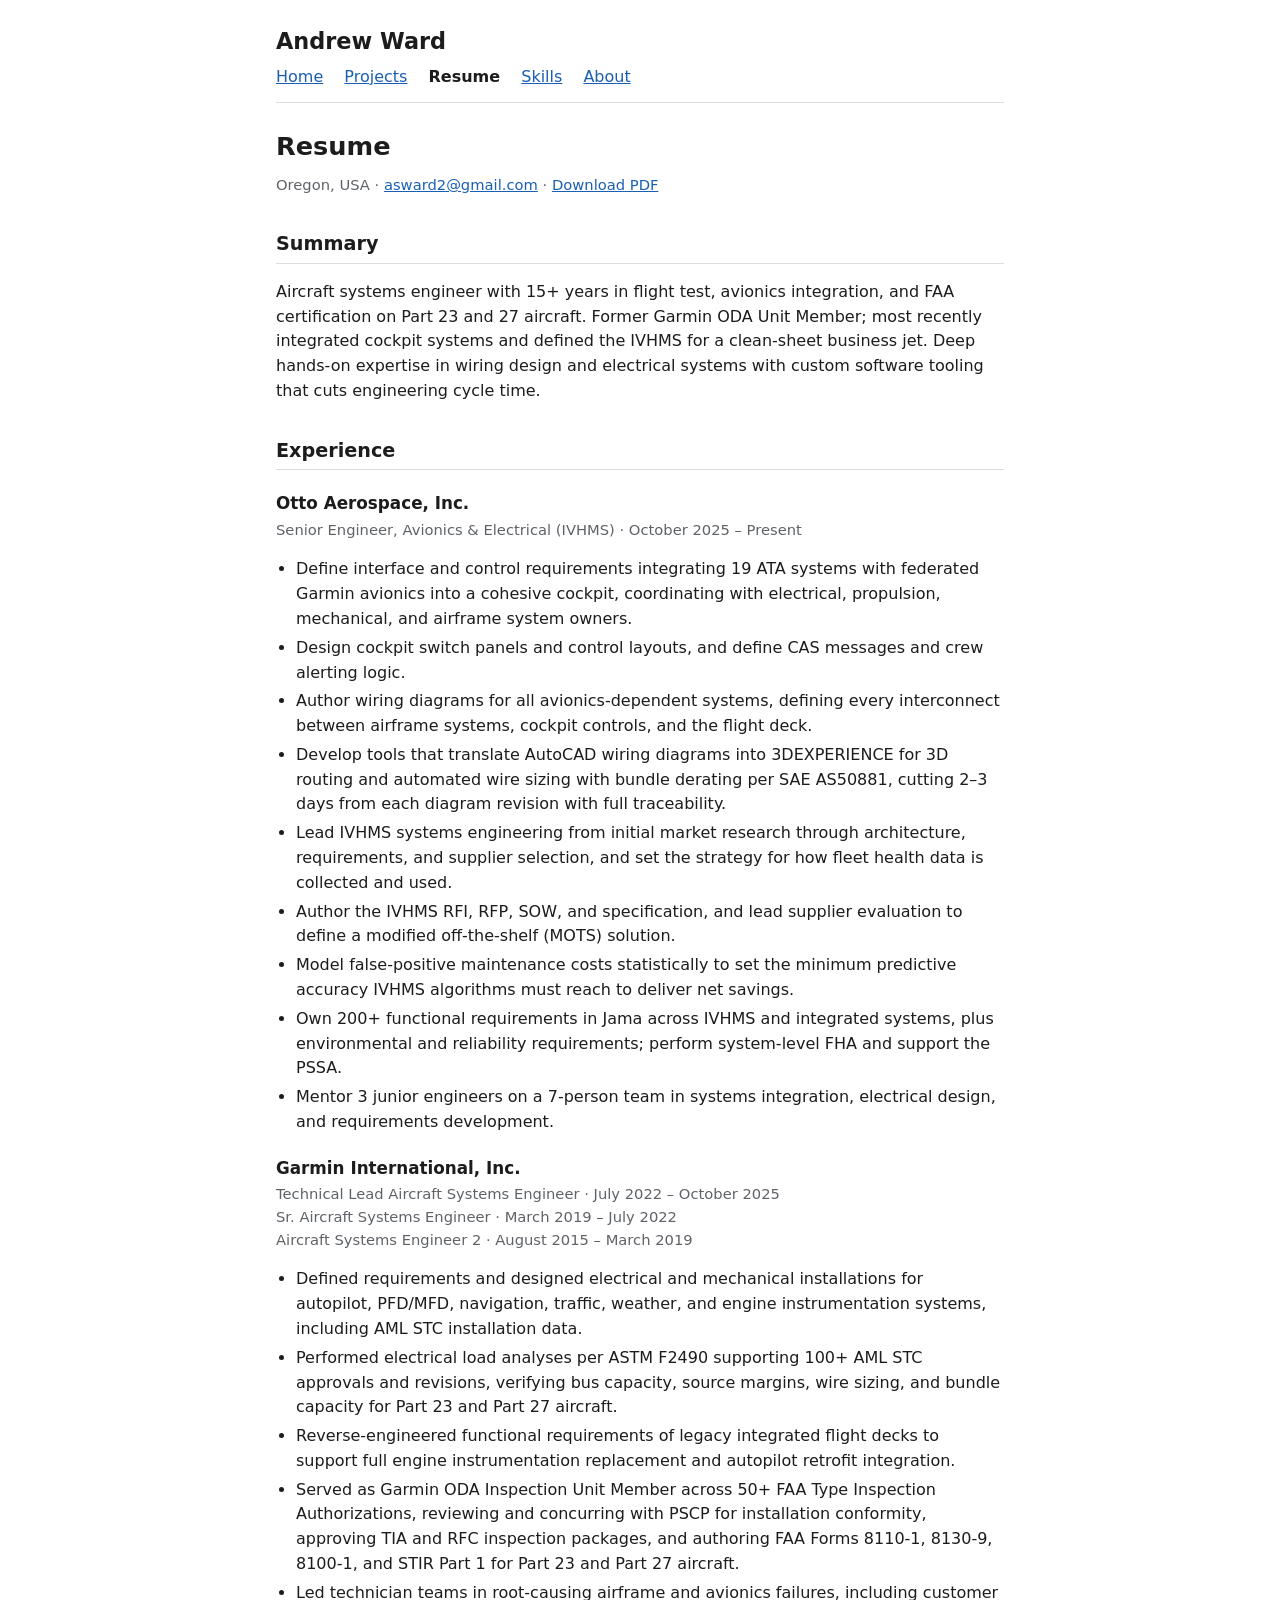
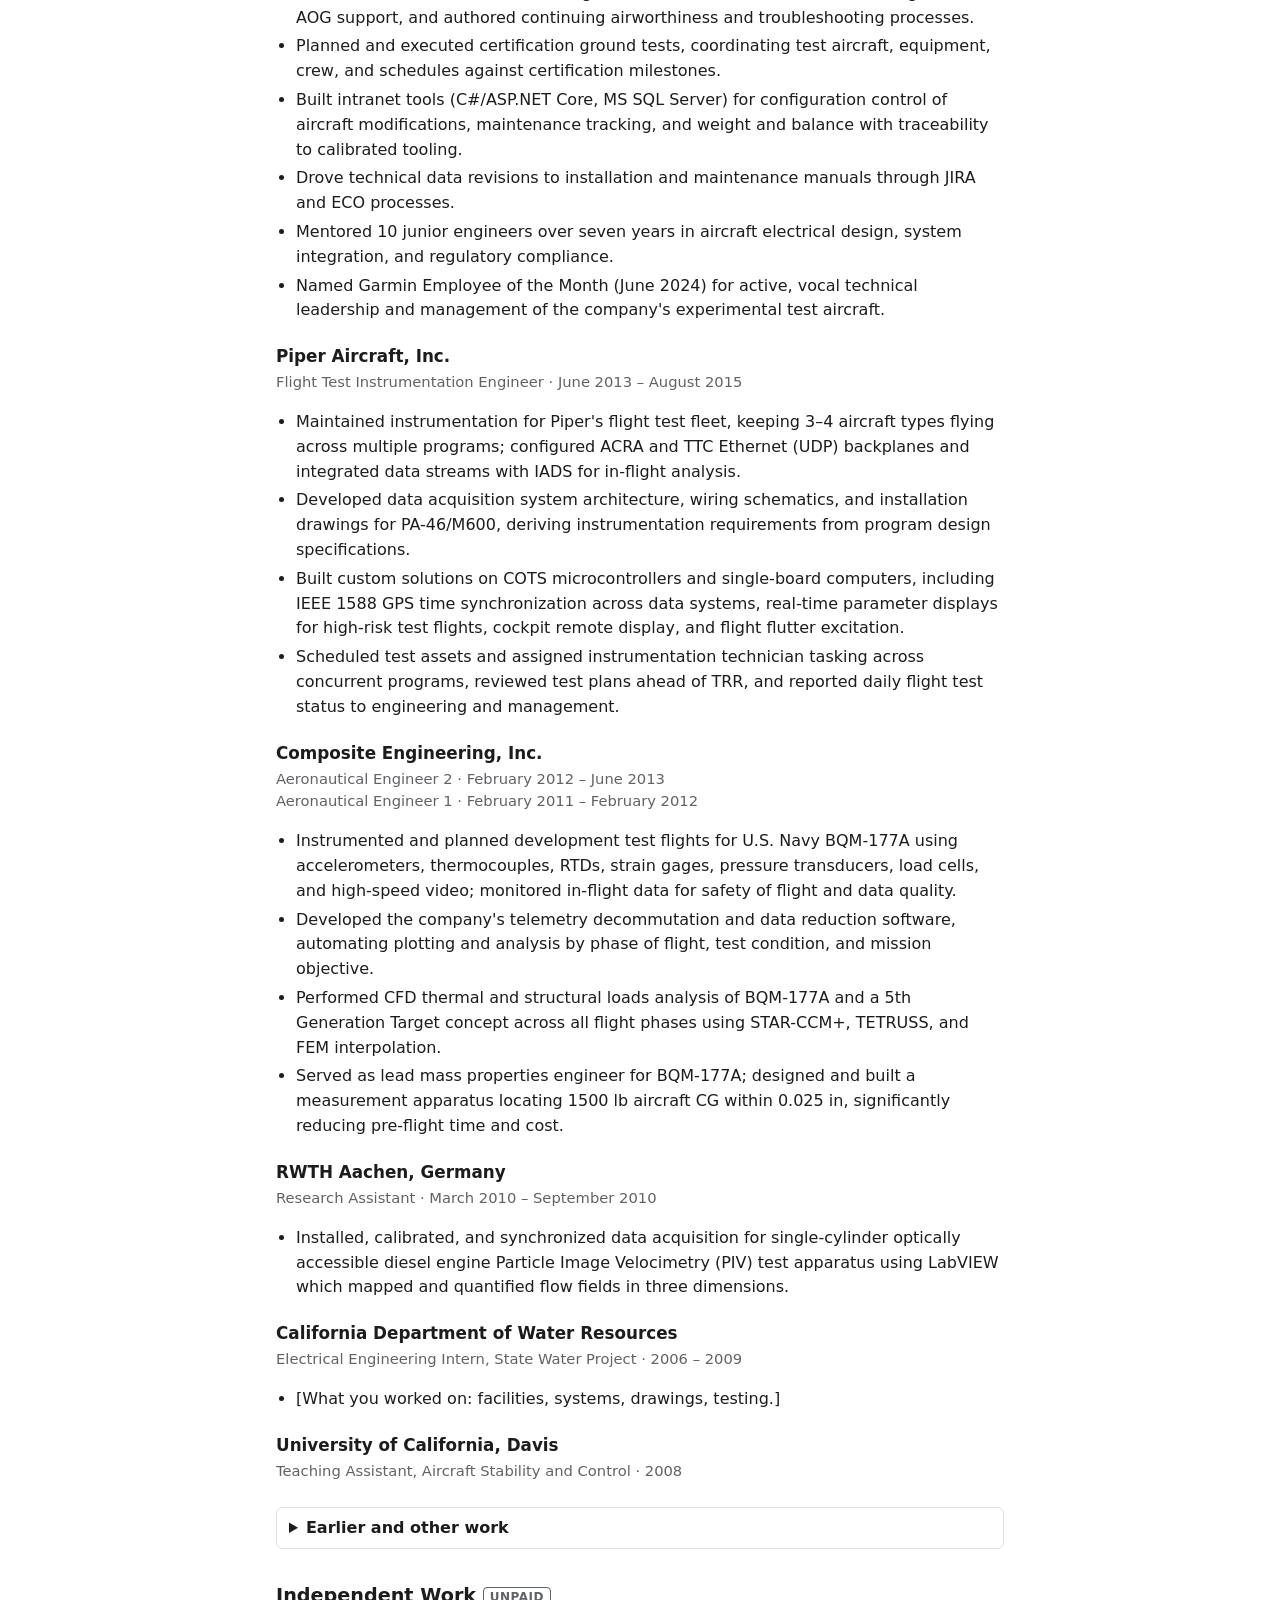
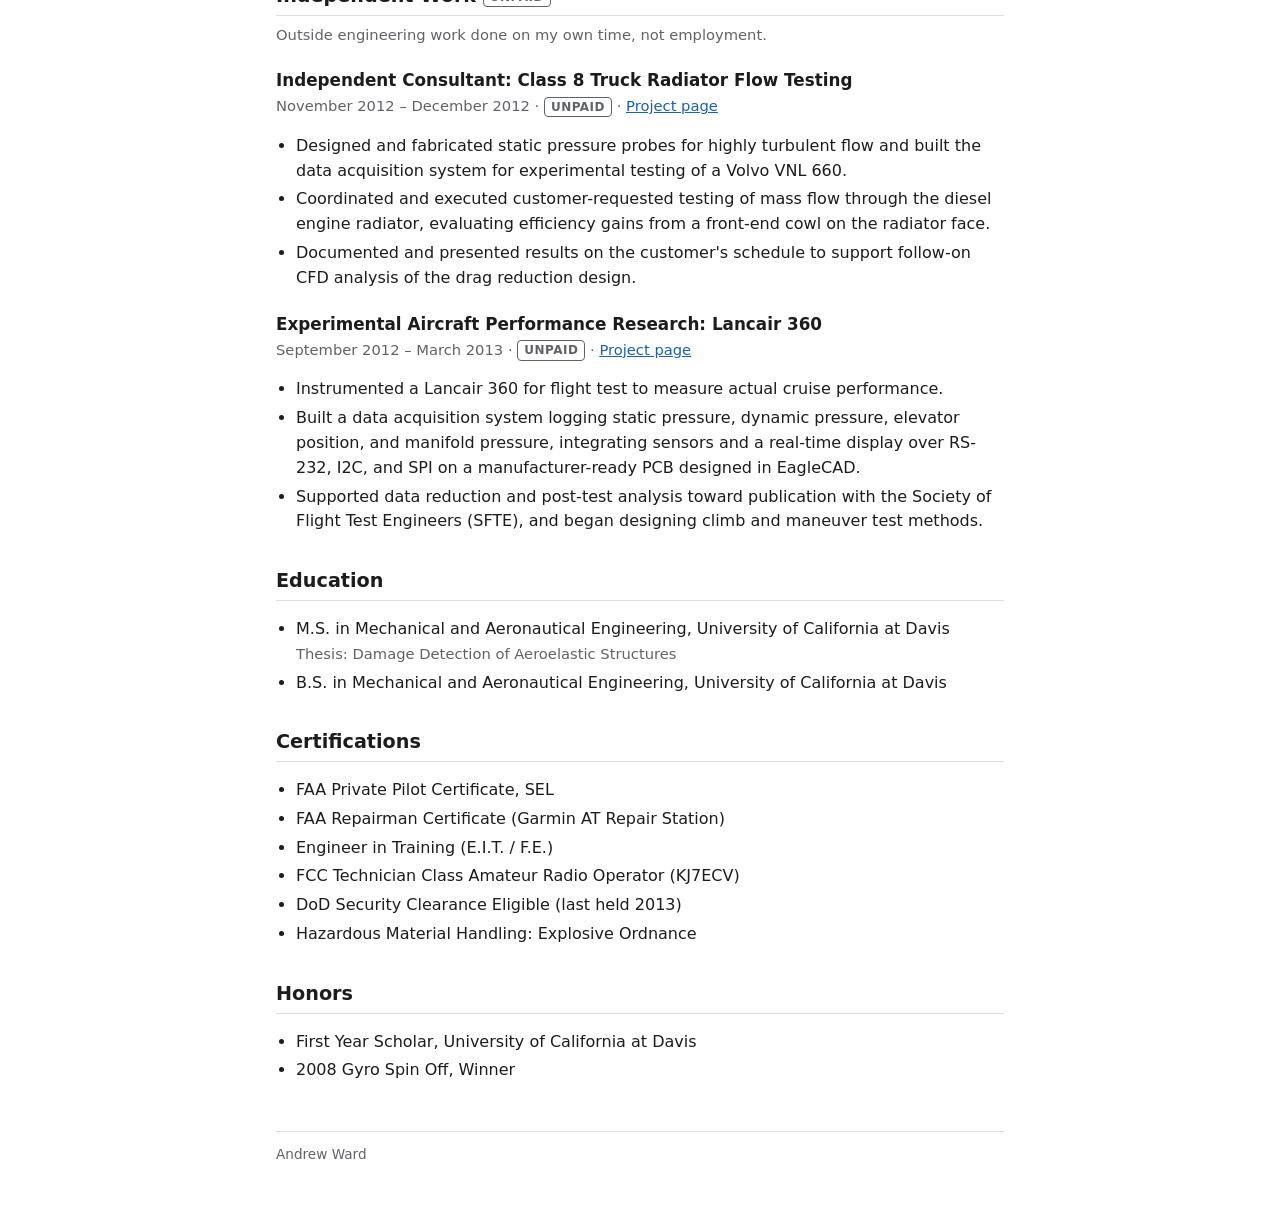
<file: resume.html>
<!doctype html>
<html lang="en">
  <head>
    <meta charset="utf-8" />
    <meta name="viewport" content="width=device-width, initial-scale=1" />
    <title>Resume · Andrew Ward</title>
    <link rel="stylesheet" href="style.css" />
  </head>
  <body>
    <header>
      <a class="name" href="index.html">Andrew Ward</a>
      <nav>
        <a href="index.html">Home</a>
        <a href="projects/index.html">Projects</a>
        <a href="resume.html" aria-current="page">Resume</a>
        <a href="skills.html">Skills</a>
        <a href="about.html">About</a>
      </nav>
    </header>

    <main>
      <h1>Resume</h1>
      <p class="meta">
        Oregon, USA · <a href="mailto:asward2@gmail.com">asward2@gmail.com</a> ·
        <a href="Resume.pdf">Download PDF</a>
      </p>

      <h2>Summary</h2>
      <p>
        Aircraft systems engineer with 15+ years in flight test, avionics
        integration, and FAA certification on Part 23 and 27 aircraft. Former
        Garmin ODA Unit Member; most recently integrated cockpit systems and
        defined the IVHMS for a clean-sheet business jet. Deep hands-on
        expertise in wiring design and electrical systems with custom software
        tooling that cuts engineering cycle time.
      </p>

      <h2>Experience</h2>

      <h3>Otto Aerospace, Inc.</h3>
      <p class="meta">
        Senior Engineer, Avionics &amp; Electrical (IVHMS) · October 2025 –
        Present
      </p>
      <ul>
        <li>
          Define interface and control requirements integrating 19 ATA systems
          with federated Garmin avionics into a cohesive cockpit, coordinating
          with electrical, propulsion, mechanical, and airframe system owners.
        </li>
        <li>
          Design cockpit switch panels and control layouts, and define CAS
          messages and crew alerting logic.
        </li>
        <li>
          Author wiring diagrams for all avionics-dependent systems, defining
          every interconnect between airframe systems, cockpit controls, and the
          flight deck.
        </li>
        <li>
          Develop tools that translate AutoCAD wiring diagrams into 3DEXPERIENCE
          for 3D routing and automated wire sizing with bundle derating per SAE
          AS50881, cutting 2–3 days from each diagram revision with full
          traceability.
        </li>
        <li>
          Lead IVHMS systems engineering from initial market research through
          architecture, requirements, and supplier selection, and set the
          strategy for how fleet health data is collected and used.
        </li>
        <li>
          Author the IVHMS RFI, RFP, SOW, and specification, and lead supplier
          evaluation to define a modified off-the-shelf (MOTS) solution.
        </li>
        <li>
          Model false-positive maintenance costs statistically to set the
          minimum predictive accuracy IVHMS algorithms must reach to deliver net
          savings.
        </li>
        <li>
          Own 200+ functional requirements in Jama across IVHMS and integrated
          systems, plus environmental and reliability requirements; perform
          system-level FHA and support the PSSA.
        </li>
        <li>
          Mentor 3 junior engineers on a 7-person team in systems integration,
          electrical design, and requirements development.
        </li>
      </ul>

      <h3>Garmin International, Inc.</h3>
      <p class="meta">
        Technical Lead Aircraft Systems Engineer · July 2022 – October 2025<br />
        Sr. Aircraft Systems Engineer · March 2019 – July 2022<br />
        Aircraft Systems Engineer 2 · August 2015 – March 2019
      </p>
      <ul>
        <li>
          Defined requirements and designed electrical and mechanical
          installations for autopilot, PFD/MFD, navigation, traffic, weather,
          and engine instrumentation systems, including AML STC installation
          data.
        </li>
        <li>
          Performed electrical load analyses per ASTM F2490 supporting 100+ AML
          STC approvals and revisions, verifying bus capacity, source margins,
          wire sizing, and bundle capacity for Part 23 and Part 27 aircraft.
        </li>
        <li>
          Reverse-engineered functional requirements of legacy integrated flight
          decks to support full engine instrumentation replacement and autopilot
          retrofit integration.
        </li>
        <li>
          Served as Garmin ODA Inspection Unit Member across 50+ FAA Type
          Inspection Authorizations, reviewing and concurring with PSCP for
          installation conformity, approving TIA and RFC inspection packages,
          and authoring FAA Forms 8110-1, 8130-9, 8100-1, and STIR Part 1 for
          Part 23 and Part 27 aircraft.
        </li>
        <li>
          Led technician teams in root-causing airframe and avionics failures,
          including customer AOG support, and authored continuing airworthiness
          and troubleshooting processes.
        </li>
        <li>
          Planned and executed certification ground tests, coordinating test
          aircraft, equipment, crew, and schedules against certification
          milestones.
        </li>
        <li>
          Built intranet tools (C#/ASP.NET Core, MS SQL Server) for
          configuration control of aircraft modifications, maintenance tracking,
          and weight and balance with traceability to calibrated tooling.
        </li>
        <li>
          Drove technical data revisions to installation and maintenance manuals
          through JIRA and ECO processes.
        </li>
        <li>
          Mentored 10 junior engineers over seven years in aircraft electrical
          design, system integration, and regulatory compliance.
        </li>
        <li>
          Named Garmin Employee of the Month (June 2024) for active, vocal
          technical leadership and management of the company's experimental test
          aircraft.
        </li>
      </ul>

      <h3>Piper Aircraft, Inc.</h3>
      <p class="meta">
        Flight Test Instrumentation Engineer · June 2013 – August 2015
      </p>
      <ul>
        <li>
          Maintained instrumentation for Piper's flight test fleet, keeping 3–4
          aircraft types flying across multiple programs; configured ACRA and
          TTC Ethernet (UDP) backplanes and integrated data streams with IADS
          for in-flight analysis.
        </li>
        <li>
          Developed data acquisition system architecture, wiring schematics, and
          installation drawings for PA-46/M600, deriving instrumentation
          requirements from program design specifications.
        </li>
        <li>
          Built custom solutions on COTS microcontrollers and single-board
          computers, including IEEE 1588 GPS time synchronization across data
          systems, real-time parameter displays for high-risk test flights,
          cockpit remote display, and flight flutter excitation.
        </li>
        <li>
          Scheduled test assets and assigned instrumentation technician tasking
          across concurrent programs, reviewed test plans ahead of TRR, and
          reported daily flight test status to engineering and management.
        </li>
      </ul>

      <h3>Composite Engineering, Inc.</h3>
      <p class="meta">
        Aeronautical Engineer 2 · February 2012 – June 2013<br />
        Aeronautical Engineer 1 · February 2011 – February 2012
      </p>
      <ul>
        <li>
          Instrumented and planned development test flights for U.S. Navy
          BQM-177A using accelerometers, thermocouples, RTDs, strain gages,
          pressure transducers, load cells, and high-speed video; monitored
          in-flight data for safety of flight and data quality.
        </li>
        <li>
          Developed the company's telemetry decommutation and data reduction
          software, automating plotting and analysis by phase of flight, test
          condition, and mission objective.
        </li>
        <li>
          Performed CFD thermal and structural loads analysis of BQM-177A and a
          5th Generation Target concept across all flight phases using
          STAR-CCM+, TETRUSS, and FEM interpolation.
        </li>
        <li>
          Served as lead mass properties engineer for BQM-177A; designed and
          built a measurement apparatus locating 1500 lb aircraft CG within
          0.025 in, significantly reducing pre-flight time and cost.
        </li>
      </ul>

      <h3>RWTH Aachen, Germany</h3>
      <p class="meta">Research Assistant · March 2010 – September 2010</p>
      <ul>
        <li>
          Installed, calibrated, and synchronized data acquisition for
          single-cylinder optically accessible diesel engine Particle Image
          Velocimetry (PIV) test apparatus using LabVIEW which mapped and
          quantified flow fields in three dimensions.
        </li>
      </ul>

      <h3>California Department of Water Resources</h3>
      <p class="meta">
        Electrical Engineering Intern, State Water Project · 2006 – 2009
      </p>
      <ul>
        <li>[What you worked on: facilities, systems, drawings, testing.]</li>
      </ul>

      <h3>University of California, Davis</h3>
      <p class="meta">
        Teaching Assistant, Aircraft Stability and Control · 2008
      </p>

      <details class="fold">
        <summary>Earlier and other work</summary>
        <p class="meta">First jobs, kept for completeness.</p>

        <h3>Round Table Pizza</h3>
        <p class="meta">Pizza Dude · 2004 – 2006</p>

        <h3>Bel Air Supermarkets</h3>
        <p class="meta">Courtesy Clerk · 2002 – 2004</p>

        <h3>Dairy Queen</h3>
        <p class="meta">2002 (2 months) · First job, at 16.</p>
      </details>

      <h2>Independent Work <span class="tag">Unpaid</span></h2>
      <p class="meta">
        Outside engineering work done on my own time, not employment.
      </p>

      <h3>Independent Consultant: Class 8 Truck Radiator Flow Testing</h3>
      <p class="meta">
        November 2012 – December 2012 · <span class="tag">Unpaid</span> ·
        <a href="projects/radiator-testing/index.html">Project page</a>
      </p>
      <ul>
        <li>
          Designed and fabricated static pressure probes for highly turbulent
          flow and built the data acquisition system for experimental testing of
          a Volvo VNL 660.
        </li>
        <li>
          Coordinated and executed customer-requested testing of mass flow
          through the diesel engine radiator, evaluating efficiency gains from a
          front-end cowl on the radiator face.
        </li>
        <li>
          Documented and presented results on the customer's schedule to support
          follow-on CFD analysis of the drag reduction design.
        </li>
      </ul>

      <h3>Experimental Aircraft Performance Research: Lancair 360</h3>
      <p class="meta">
        September 2012 – March 2013 · <span class="tag">Unpaid</span> ·
        <a href="projects/lancair-daq/index.html">Project page</a>
      </p>
      <ul>
        <li>
          Instrumented a Lancair 360 for flight test to measure actual cruise
          performance.
        </li>
        <li>
          Built a data acquisition system logging static pressure, dynamic
          pressure, elevator position, and manifold pressure, integrating
          sensors and a real-time display over RS-232, I2C, and SPI on a
          manufacturer-ready PCB designed in EagleCAD.
        </li>
        <li>
          Supported data reduction and post-test analysis toward publication
          with the Society of Flight Test Engineers (SFTE), and began designing
          climb and maneuver test methods.
        </li>
      </ul>

      <h2>Education</h2>
      <ul>
        <li>
          M.S. in Mechanical and Aeronautical Engineering, University of
          California at Davis<br /><span class="meta"
            >Thesis: Damage Detection of Aeroelastic Structures</span
          >
        </li>
        <li>
          B.S. in Mechanical and Aeronautical Engineering, University of
          California at Davis
        </li>
      </ul>

      <h2>Certifications</h2>
      <ul>
        <li>FAA Private Pilot Certificate, SEL</li>
        <li>FAA Repairman Certificate (Garmin AT Repair Station)</li>
        <li>Engineer in Training (E.I.T. / F.E.)</li>
        <li>FCC Technician Class Amateur Radio Operator (KJ7ECV)</li>
        <li>DoD Security Clearance Eligible (last held 2013)</li>
        <li>Hazardous Material Handling: Explosive Ordnance</li>
      </ul>

      <h2>Honors</h2>
      <ul>
        <li>First Year Scholar, University of California at Davis</li>
        <li>2008 Gyro Spin Off, Winner</li>
      </ul>
    </main>

    <footer>Andrew Ward</footer>
  </body>
</html>
</file>
<file: style.css>
:root {
  --fg: #1c1c1c;
  --muted: #5f6368;
  --bg: #ffffff;
  --rule: #dddddd;
  --link: #1a5fb4;
}

@media (prefers-color-scheme: dark) {
  :root {
    --fg: #e6e6e6;
    --muted: #a0a0a0;
    --bg: #151515;
    --rule: #333333;
    --link: #78aeed;
  }
}

* {
  box-sizing: border-box;
}

body {
  margin: 0 auto;
  max-width: 760px;
  padding: 0 16px 48px;
  font:
    16px/1.55 system-ui,
    -apple-system,
    "Segoe UI",
    Roboto,
    sans-serif;
  color: var(--fg);
  background: var(--bg);
}

header {
  padding: 24px 0 12px;
  border-bottom: 1px solid var(--rule);
  margin-bottom: 24px;
}

header .name {
  font-size: 1.4rem;
  font-weight: 700;
  color: var(--fg);
  text-decoration: none;
}

header .contact {
  color: var(--muted);
  margin-left: 6px;
}

nav {
  margin-top: 6px;
}

img {
  max-width: 100%;
}

.cards {
  display: grid;
  grid-template-columns: repeat(auto-fill, minmax(220px, 1fr));
  gap: 16px;
  margin: 16px 0 24px;
}

.card {
  display: block;
  border: 1px solid var(--rule);
  border-radius: 6px;
  overflow: hidden;
  color: var(--fg);
  text-decoration: none;
}

.card:hover {
  border-color: var(--link);
}
.card img {
  display: block;
  width: 100%;
  aspect-ratio: 8 / 5;
  object-fit: cover;
}
.card h3 {
  margin: 10px 12px 2px;
}
.card p {
  margin: 0 12px 12px;
  color: var(--muted);
  font-size: 0.92rem;
}

details.fold {
  margin: 24px 0;
  border: 1px solid var(--rule);
  border-radius: 6px;
  padding: 8px 12px;
}
details.fold summary {
  cursor: pointer;
  font-weight: 600;
}
details.fold[open] summary {
  margin-bottom: 8px;
}

.hobby {
  display: grid;
  grid-template-columns: 200px 1fr;
  gap: 16px;
  align-items: start;
  margin: 20px 0;
}
.hobby img {
  width: 100%;
  aspect-ratio: 4 / 3;
  object-fit: cover;
  border-radius: 6px;
}
.hobby h3 {
  margin-top: 0;
}
.hobby p {
  margin: 4px 0 0;
}
@media (max-width: 520px) {
  .hobby {
    grid-template-columns: 1fr;
  }
}

img.hero {
  display: block;
  width: 100%;
  height: auto;
  border-radius: 6px;
  margin: 12px 0;
}
nav a {
  margin-right: 16px;
}
nav a[aria-current="page"] {
  color: var(--fg);
  font-weight: 600;
  text-decoration: none;
}

a {
  color: var(--link);
}

h1 {
  font-size: 1.6rem;
  margin: 0 0 8px;
}
h2 {
  font-size: 1.2rem;
  margin: 32px 0 8px;
  border-bottom: 1px solid var(--rule);
  padding-bottom: 4px;
}
h3 {
  font-size: 1.05rem;
  margin: 20px 0 2px;
}

.meta {
  color: var(--muted);
  font-size: 0.92rem;
  margin: 0 0 6px;
}

.tag {
  display: inline-block;
  padding: 0 6px;
  border: 1px solid var(--muted);
  border-radius: 4px;
  color: var(--muted);
  font-size: 0.75rem;
  font-weight: 600;
  text-transform: uppercase;
  letter-spacing: 0.04em;
  vertical-align: middle;
}

ul {
  padding-left: 20px;
}
li {
  margin: 4px 0;
}

dl.skills dt {
  font-weight: 600;
  margin-top: 12px;
}
dl.skills dd {
  margin: 2px 0 0;
}

footer {
  margin-top: 48px;
  padding-top: 12px;
  border-top: 1px solid var(--rule);
  color: var(--muted);
  font-size: 0.85rem;
}
</file>
